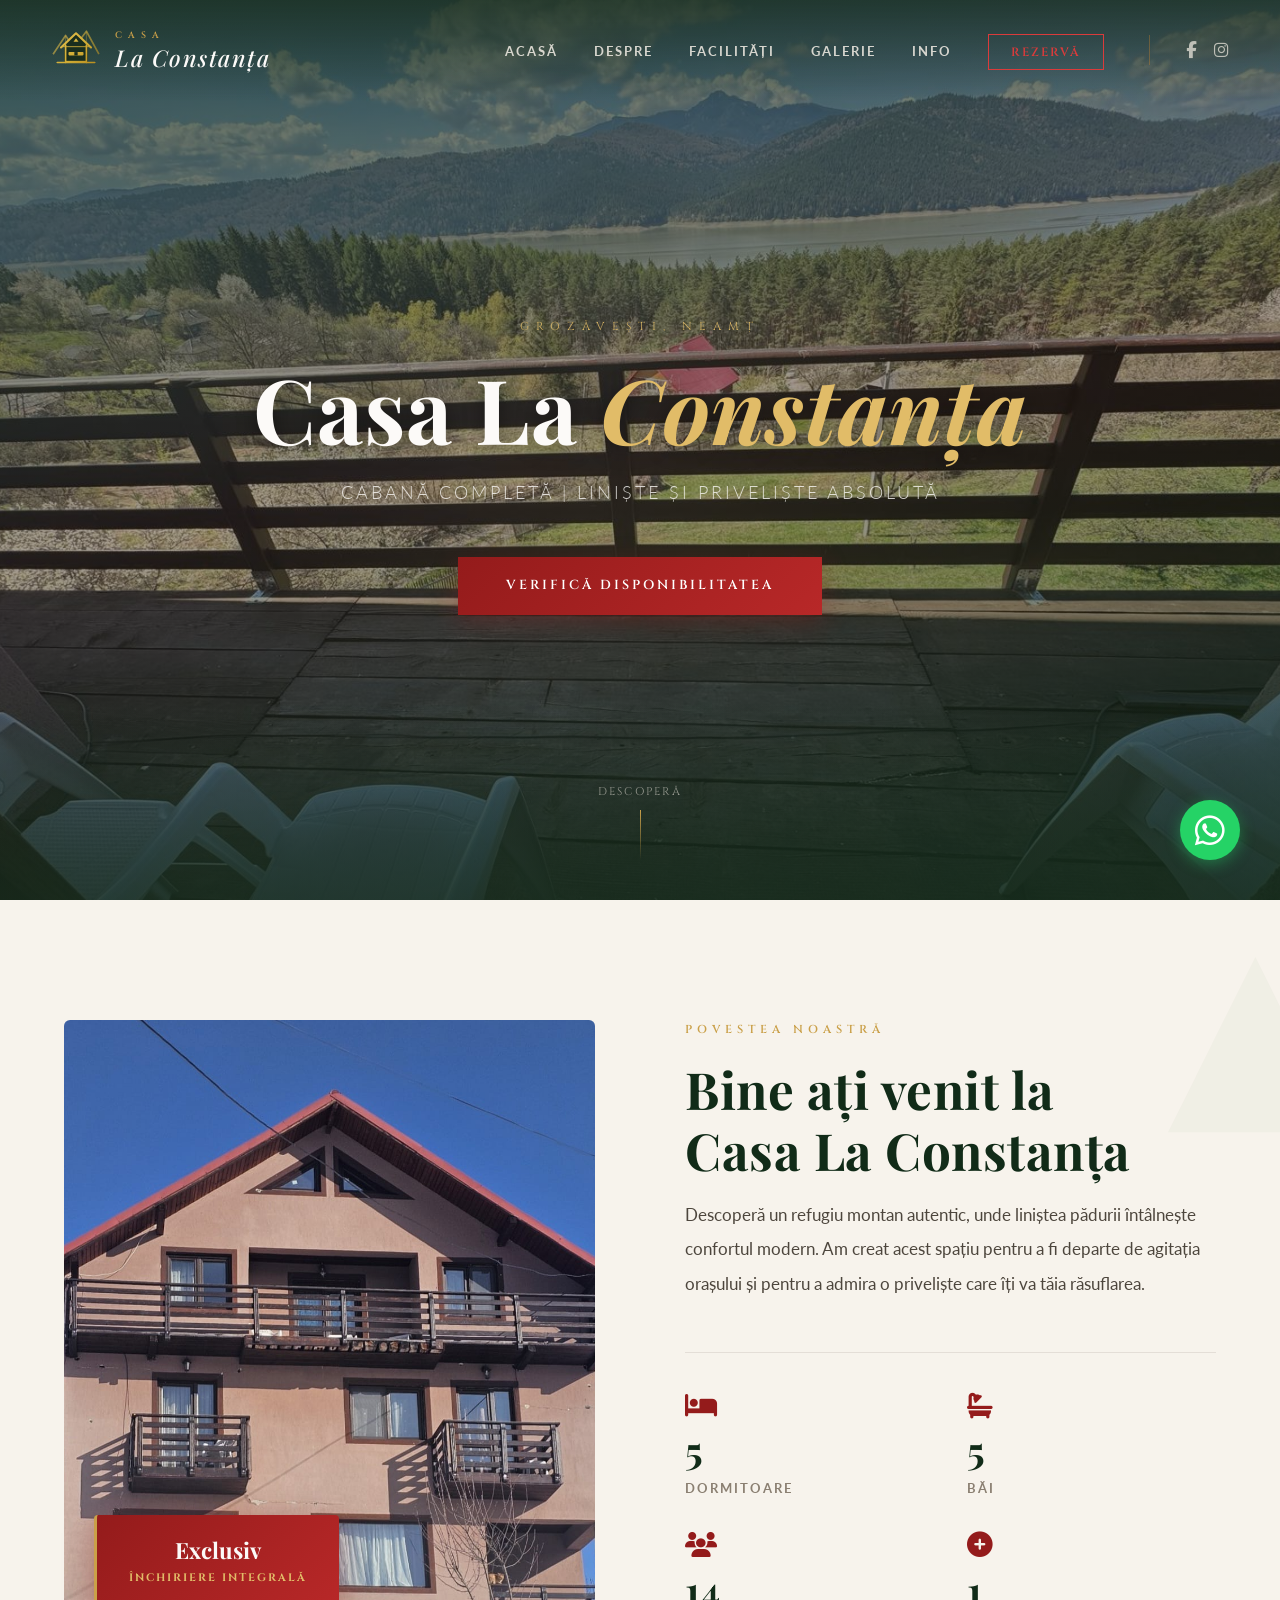
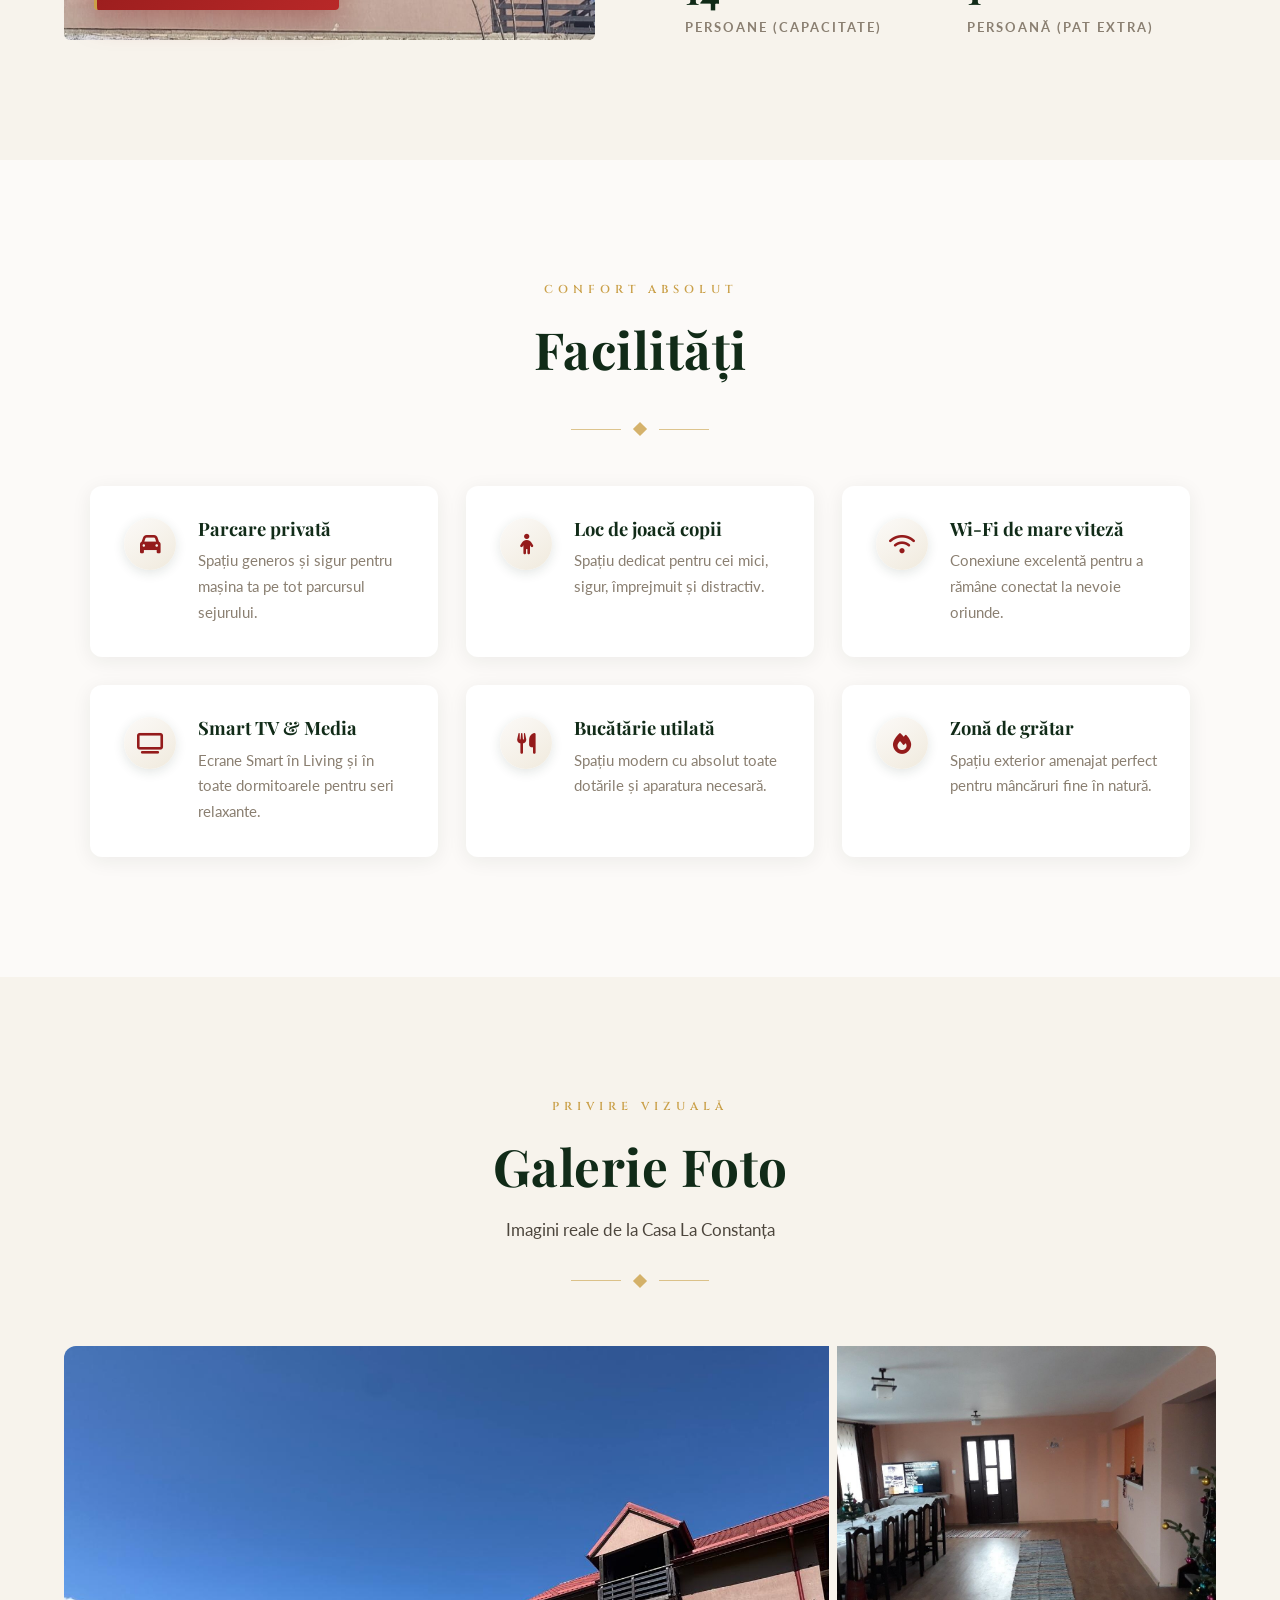
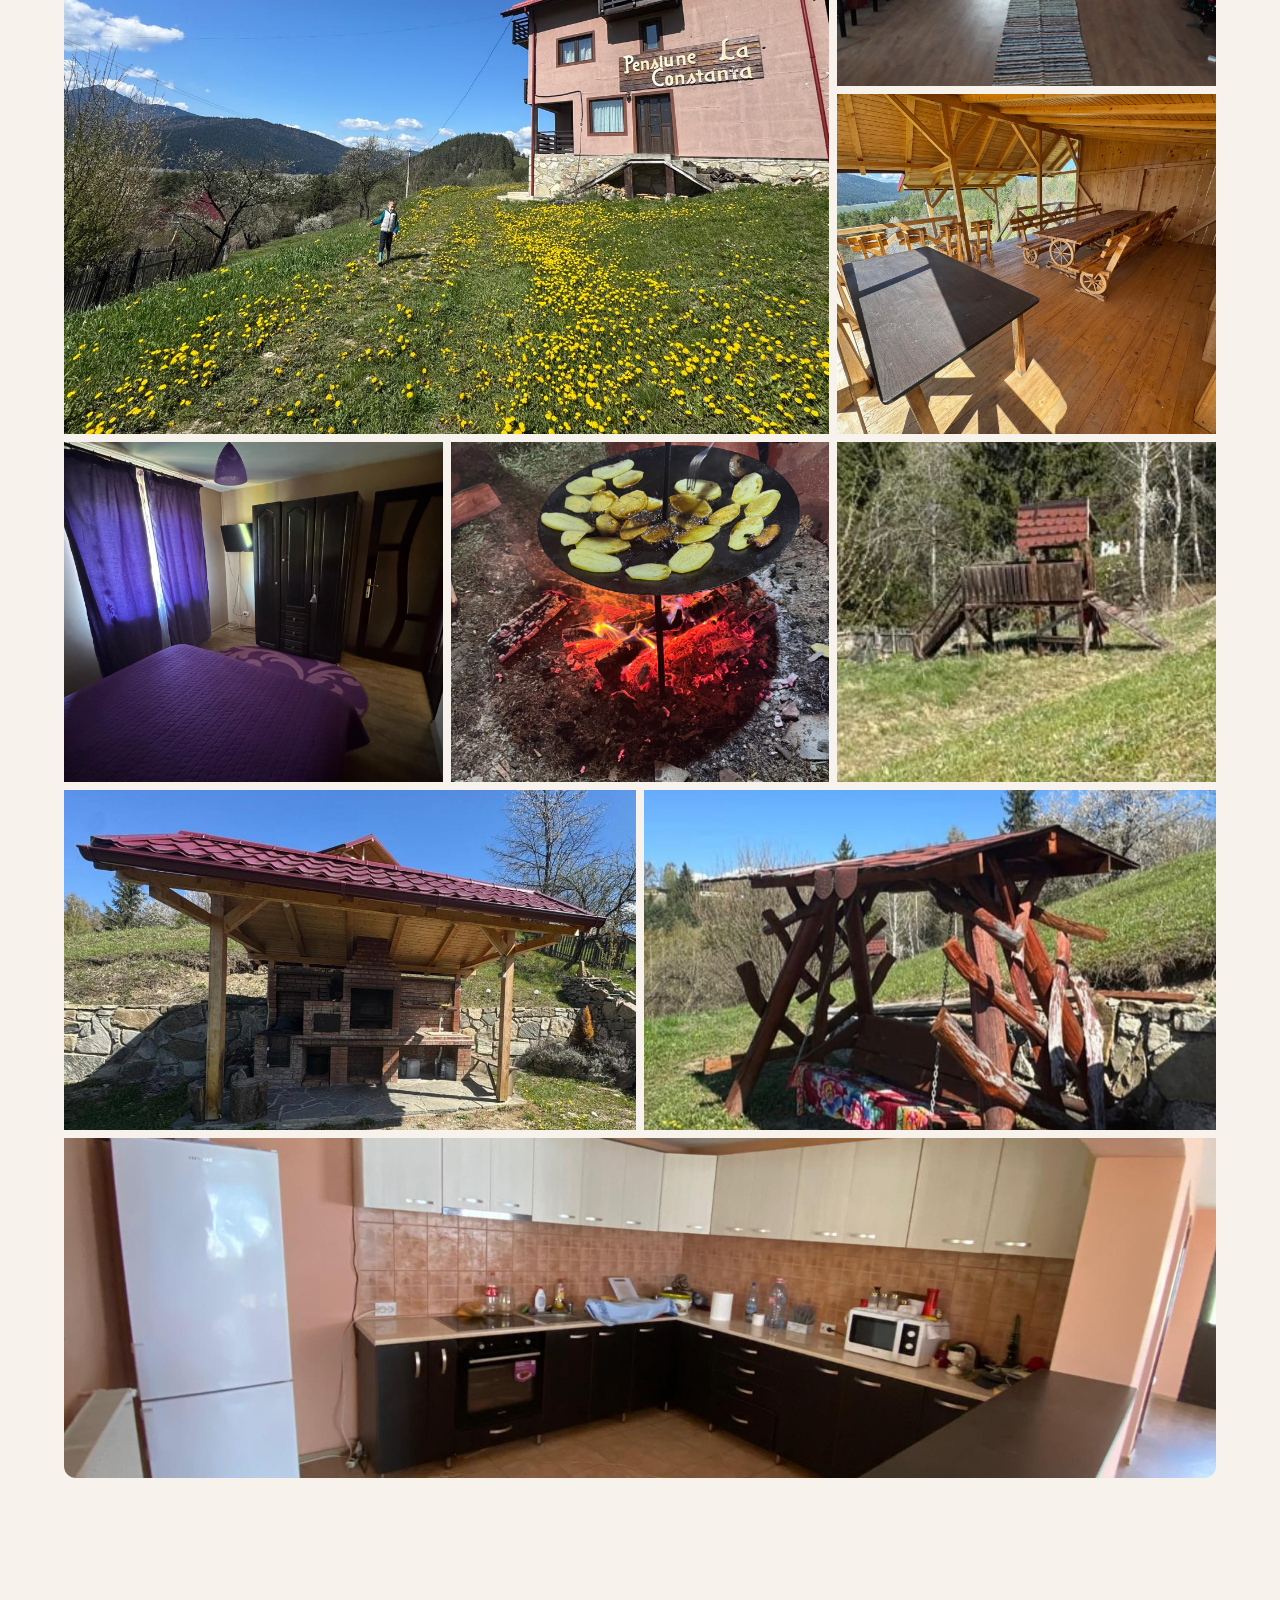
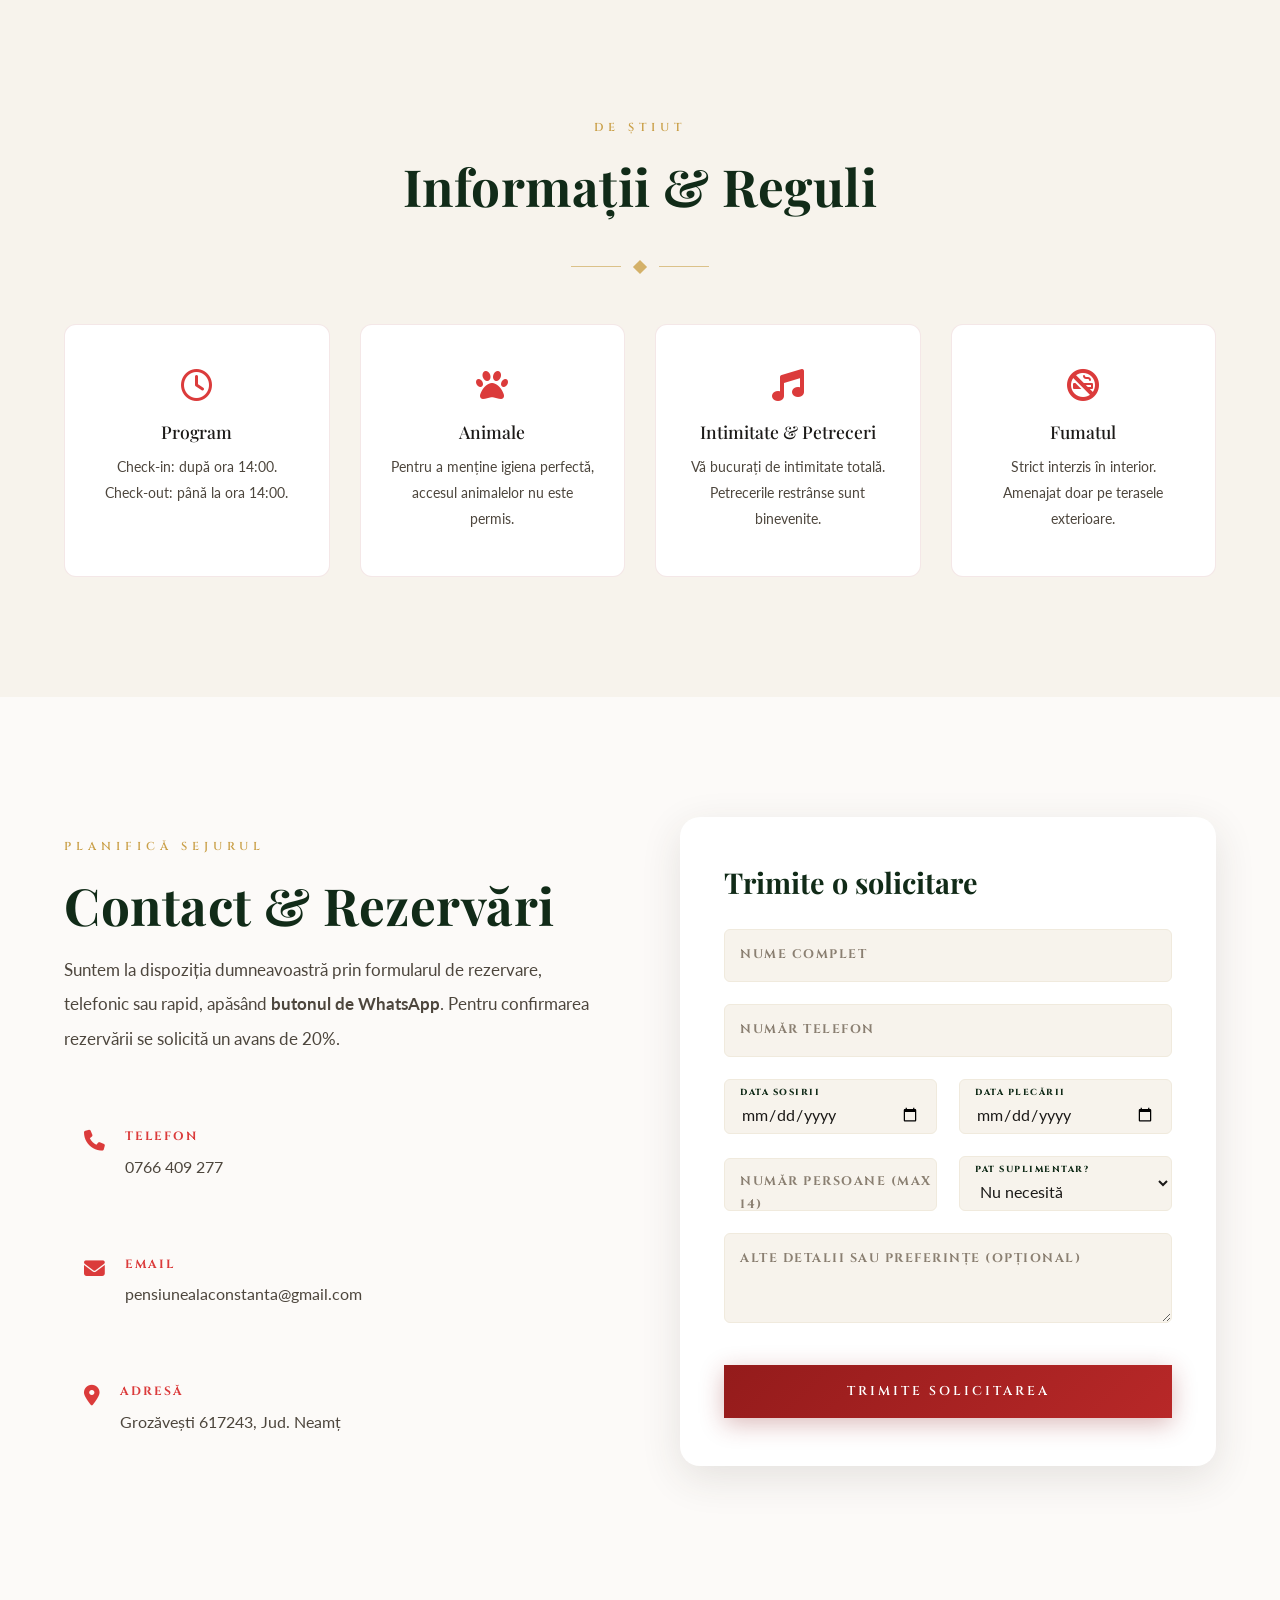
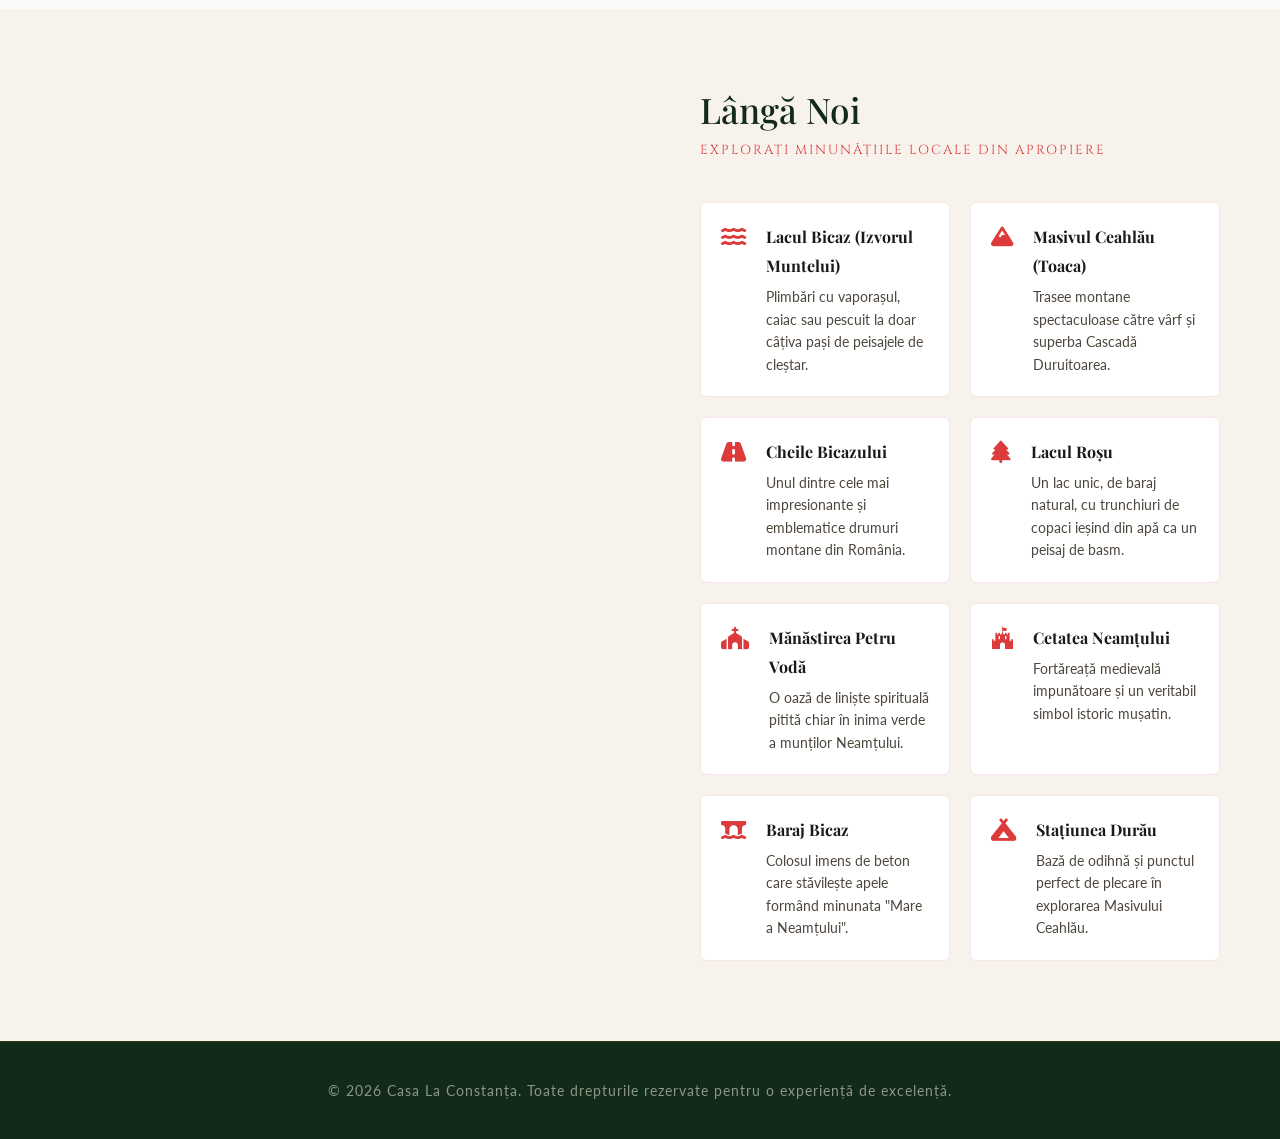
<file: index.html>
<!DOCTYPE html>
<html lang="ro">

<head>
    <meta charset="UTF-8">
    <meta name="viewport" content="width=device-width, initial-scale=1.0">
    <title>Casa La Constanța | Refugiul Tău în Natură</title>
    <meta name="description"
        content="Descoperă un refugiu montan autentic, unde liniștea pădurii întâlnește confortul modern. Casa La Constanța este locul ideal pentru o experiență de neuitat.">

    <meta property="og:type" content="website">
    <meta property="og:title" content="Casa La Constanța">
    <meta property="og:description"
        content="Descoperă un refugiu montan autentic, unde liniștea pădurii întâlnește confortul modern. Casa La Constanța este locul ideal pentru o experiență de neuitat.">
    <meta property="og:url" content="https://cabanagrozavesti.vercel.app/">
    <meta property="og:image"
        content="https://cabanagrozavesti.vercel.app/imagini/balcon-vedere-munte-pensiunea-la-constanta.jpeg">

    <link rel="icon" href="/favicon.ico" sizes="any">
    <link rel="icon" href="/favicon.svg" type="image/svg+xml">
    <link rel="icon" href="/favicon-48x48.png" type="image/png" sizes="48x48">
    <link rel="apple-touch-icon" href="/apple-touch-icon.png">

    <link rel="stylesheet" href="style.css?v=3">
    <link rel="stylesheet" href="https://cdnjs.cloudflare.com/ajax/libs/font-awesome/6.4.0/css/all.min.css">
</head>

<body>

    <div id="loader">
        <div class="spinner"></div>
    </div>

    <nav class="navbar" id="navbar">
        <div class="container nav-container">
            <!-- Professional minimal logo: A-frame chalet + pine -->
            <a href="#acasa" class="logo" aria-label="Acasă - Casa La Constanța">
                <svg class="logo-icon" viewBox="0 0 120 120" fill="none" xmlns="http://www.w3.org/2000/svg">
                    <defs>
                        <linearGradient id="chalet-gold" x1="0" y1="0" x2="120" y2="120" gradientUnits="userSpaceOnUse">
                            <stop offset="0%" stop-color="#E5C158" />
                            <stop offset="50%" stop-color="#D4AF37" />
                            <stop offset="100%" stop-color="#AA7C11" />
                        </linearGradient>
                    </defs>

                    <!-- Prominent, Stylized Mountains (Ceahlau) -->
                    <!-- Taller, sharper peaks, more visible -->
                    <path d="M 5 70 L 35 25 L 55 55 L 85 15 L 115 70" stroke="url(#chalet-gold)" stroke-width="4"
                        stroke-linejoin="round" opacity="0.6" />
                    <path d="M 35 25 L 35 55 M 85 15 L 85 55" stroke="url(#chalet-gold)" stroke-width="2"
                        opacity="0.4" />

                    <!-- Solid Background Blocker for House -->
                    <path d="M 32 90 L 32 50 L 60 20 L 88 50 L 88 90 Z" fill="#1A2E1E" stroke="none" />

                    <!-- The Casa La Constanta Silhouette - Minimalist & Geometric -->

                    <!-- Main Roof & Outline -->
                    <path d="M 24 54 L 60 20 L 96 54" stroke="url(#chalet-gold)" stroke-width="5" stroke-linecap="round"
                        stroke-linejoin="round" />
                    <path d="M 35 90 L 35 48 M 85 90 L 85 48" stroke="url(#chalet-gold)" stroke-width="4"
                        stroke-linecap="round" />

                    <!-- Abstracted Balcony Lines (Negative Space / Geometric) -->
                    <line x1="28" y1="52" x2="92" y2="52" stroke="url(#chalet-gold)" stroke-width="2"
                        stroke-linecap="round" />

                    <rect x="42" y="65" width="36" height="8" fill="url(#chalet-gold)" stroke="none" rx="2" />
                    <!-- Twin Balcony "Cutouts" to create the twin look visually -->
                    <rect x="56" y="65" width="8" height="8" fill="#1A2E1E" stroke="none" />

                    <!-- Minimal Triangle Window -->
                    <polygon points="60,32 54,40 66,40" fill="url(#chalet-gold)" stroke="none" />

                    <!-- Bold Foundation/Ground Line integrating the house -->
                    <path d="M 15 90 L 105 90" stroke="url(#chalet-gold)" stroke-width="4" stroke-linecap="round" />
                    <!-- Solid Ground Block matching the width exactly -->
                    <rect x="35" y="86" width="50" height="4" fill="url(#chalet-gold)" stroke="none" />

                </svg>
                <div class="logo-text">
                    <span class="logo-top">Casa</span>
                    <span class="logo-bottom">La Constanța</span>
                </div>
            </a>

            <div class="nav-right">
                <ul class="nav-links">
                    <li><a href="#acasa">Acasă</a></li>
                    <li><a href="#poveste">Despre</a></li>
                    <li><a href="#experienta">Facilități</a></li>
                    <li><a href="#galerie">Galerie</a></li>
                    <li><a href="#reguli">Info</a></li>
                    <li><a href="#contact" class="btn-nav">Rezervă</a></li>
                </ul>
                <div class="nav-social">
                    <a href="https://www.facebook.com/share/18dajpd6KC/" target="_blank" aria-label="Pagină Facebook"><i
                            class="fab fa-facebook-f"></i></a>
                    <a href="https://www.instagram.com/casalaconstanta/?utm_source=ig_web_button_share_sheet" target="_blank"
                        aria-label="Pagină Instagram"><i class="fab fa-instagram"></i></a>
                </div>
                <div class="hamburger" aria-label="Meniu Navigare" role="button" tabindex="0"><i
                        class="fas fa-bars"></i></div>
            </div>
        </div>
    </nav>

    <header id="acasa" class="hero">
        <div class="hero-bg"></div>
        <div class="hero-overlay"></div>
        <div class="hero-content reveal-up">
            <span class="hero-eyebrow">Grozăvești, Neamț</span>
            <h1>Casa La <em>Constanța</em></h1>
            <p>Cabană completă | Liniște și Priveliște absolută</p>
            <div class="hero-btns">
                <a href="#contact" class="btn-primary">Verifică Disponibilitatea</a>
            </div>
        </div>
        <div class="scroll-cue">Descoperă</div>
    </header>

    <section id="poveste" class="section bg-smoke">
        <div class="watermark" style="top:-10%; right:-5%;">&#9652;</div>
        <div class="container">
            <div class="split-layout">
                <div class="split-image reveal-left">
                    <div class="img-wrapper">
                        <img src="imagini/exterior-cazare-pensiunea-la-constanta.jpeg" alt="Exterior Casa La Constanța"
                            class="shadow-img">
                    </div>
                    <div class="badge-float">
                        <span>Exclusiv</span>
                        <small>Închiriere Integrală</small>
                    </div>
                </div>
                <div class="split-content reveal-right">
                    <span class="subtitle">Povestea Noastră</span>
                    <h2 class="section-title">Bine ați venit la<br>Casa La Constanța</h2>
                    <p class="lead">Descoperă un refugiu montan autentic, unde liniștea pădurii întâlnește confortul
                        modern. Am creat acest spațiu pentru a fi departe de agitația orașului și pentru a admira o
                        priveliște care îți va tăia răsuflarea.</p>

                    <div class="stats-grid">
                        <div class="stat-item">
                            <i class="fas fa-bed"></i>
                            <strong>5</strong>
                            <span>Dormitoare</span>
                        </div>
                        <div class="stat-item">
                            <i class="fas fa-bath"></i>
                            <strong>5</strong>
                            <span>Băi</span>
                        </div>
                        <div class="stat-item">
                            <i class="fas fa-users"></i>
                            <strong>14</strong>
                            <span>Persoane (Capacitate)</span>
                        </div>
                        <div class="stat-item">
                            <i class="fas fa-plus-circle"></i>
                            <strong>1</strong>
                            <span>Persoană (Pat Extra)</span>
                        </div>
                    </div>
                </div>
            </div>
        </div>
    </section>

    <section id="experienta" class="section bg-cream">
        <div class="container">
            <div class="text-center reveal">
                <span class="subtitle">Confort Absolut</span>
                <h2 class="section-title">Facilități</h2>
                <div class="separator"><span class="sep-leaf"></span></div>
            </div>

            <div class="facilities-wrapper reveal-up">
                <div class="features-list">
                    <div class="feature-card">
                        <div class="feature-icon"><i class="fas fa-car"></i></div>
                        <div class="feature-text">
                            <h4>Parcare privată</h4>
                            <p>Spațiu generos și sigur pentru mașina ta pe tot parcursul sejurului.</p>
                        </div>
                    </div>
                    <div class="feature-card">
                        <div class="feature-icon"><i class="fas fa-child"></i></div>
                        <div class="feature-text">
                            <h4>Loc de joacă copii</h4>
                            <p>Spațiu dedicat pentru cei mici, sigur, împrejmuit și distractiv.</p>
                        </div>
                    </div>
                    <div class="feature-card">
                        <div class="feature-icon"><i class="fas fa-wifi"></i></div>
                        <div class="feature-text">
                            <h4>Wi-Fi de mare viteză</h4>
                            <p>Conexiune excelentă pentru a rămâne conectat la nevoie oriunde.</p>
                        </div>
                    </div>
                    <div class="feature-card">
                        <div class="feature-icon"><i class="fas fa-tv"></i></div>
                        <div class="feature-text">
                            <h4>Smart TV &amp; Media</h4>
                            <p>Ecrane Smart în Living și în toate dormitoarele pentru seri relaxante.</p>
                        </div>
                    </div>
                    <div class="feature-card">
                        <div class="feature-icon"><i class="fas fa-utensils"></i></div>
                        <div class="feature-text">
                            <h4>Bucătărie utilată</h4>
                            <p>Spațiu modern cu absolut toate dotările și aparatura necesară.</p>
                        </div>
                    </div>
                    <div class="feature-card">
                        <div class="feature-icon"><i class="fas fa-fire"></i></div>
                        <div class="feature-text">
                            <h4>Zonă de grătar</h4>
                            <p>Spațiu exterior amenajat perfect pentru mâncăruri fine în natură.</p>
                        </div>
                    </div>
                </div>
            </div>
        </div>
    </section>

    <section id="galerie" class="section bg-smoke">
        <div class="container">
            <div class="text-center reveal">
                <span class="subtitle">Privire vizuală</span>
                <h2 class="section-title">Galerie Foto</h2>
                <p class="lead" style="margin:0 auto 0; text-align:center;">Imagini reale de la Casa La Constanța</p>
                <div class="separator"><span class="sep-leaf"></span></div>
            </div>

            <div class="gallery-grid reveal-up">
                <div class="gallery-item">
                    <img src="imagini/vedere-panoramica-muntii-ceahlau-pensiune.jpeg" loading="lazy"
                        onclick="openLightbox(this)" alt="Exterior panoramă vedere munte La Constanța">
                    <div class="gallery-overlay" onclick="this.previousElementSibling.click()">
                        <div class="expand-ring"><i class="fas fa-expand-arrows-alt"></i></div>
                        <span>Vezi Foto</span>
                    </div>
                </div>
                <div class="gallery-item">
                    <img src="imagini/living-spatios-pensiunea-la-constanta.jpg" loading="lazy"
                        onclick="openLightbox(this)" alt="Living spațios Pensiunea La Constanța">
                    <div class="gallery-overlay" onclick="this.previousElementSibling.click()">
                        <div class="expand-ring"><i class="fas fa-expand-arrows-alt"></i></div>
                        <span>Vezi Foto</span>
                    </div>
                </div>
                <div class="gallery-item">
                    <img src="imagini/foisor-cazare-grozavesti-pensiunea-la-constanta.jpeg" loading="lazy"
                        onclick="openLightbox(this)" alt="Foișor curte Pensiunea La Constanța Neamț">
                    <div class="gallery-overlay" onclick="this.previousElementSibling.click()">
                        <div class="expand-ring"><i class="fas fa-expand-arrows-alt"></i></div>
                        <span>Vezi Foto</span>
                    </div>
                </div>
                <div class="gallery-item">
                    <img src="imagini/camera-dormitor-4-pensiunea-la-constanta.jpeg" loading="lazy"
                        onclick="openLightbox(this)" alt="Dormitor matrimonial Casa La Constanța">
                    <div class="gallery-overlay" onclick="this.previousElementSibling.click()">
                        <div class="expand-ring"><i class="fas fa-expand-arrows-alt"></i></div>
                        <span>Vezi Foto</span>
                    </div>
                </div>
                <div class="gallery-item">
                    <img src="imagini/gratar-exterior-pensiunea-la-constanta.jpeg" loading="lazy"
                        onclick="openLightbox(this)" alt="Zonă grătar și terasă exterioară">
                    <div class="gallery-overlay" onclick="this.previousElementSibling.click()">
                        <div class="expand-ring"><i class="fas fa-expand-arrows-alt"></i></div>
                        <span>Vezi Foto</span>
                    </div>
                </div>
                <div class="gallery-item">
                    <img src="imagini/curte-joaca-relaxare-pensiunea-la-constanta.jpeg" loading="lazy"
                        onclick="openLightbox(this)" alt="Curte verde și loc de joacă">
                    <div class="gallery-overlay" onclick="this.previousElementSibling.click()">
                        <div class="expand-ring"><i class="fas fa-expand-arrows-alt"></i></div>
                        <span>Vezi Foto</span>
                    </div>
                </div>
                <div class="gallery-item">
                    <img src="imagini/grill-pensiunea-la-constanta-grozavesti.jpeg" loading="lazy"
                        onclick="openLightbox(this)" alt="Zonă de grill">
                    <div class="gallery-overlay" onclick="this.previousElementSibling.click()">
                        <div class="expand-ring"><i class="fas fa-expand-arrows-alt"></i></div>
                        <span>Vezi Foto</span>
                    </div>
                </div>
                <div class="gallery-item">
                    <img src="imagini/leagan-relaxare-pensiunea-la-constanta.JPG" loading="lazy"
                        onclick="openLightbox(this)" alt="Leagăn din lemn curte">
                    <div class="gallery-overlay" onclick="this.previousElementSibling.click()">
                        <div class="expand-ring"><i class="fas fa-expand-arrows-alt"></i></div>
                        <span>Vezi Foto</span>
                    </div>
                </div>
                <div class="gallery-item">
                    <img src="imagini/bucatarie-utilata-pensiunea-la-constanta.jpeg" loading="lazy"
                        onclick="openLightbox(this)" alt="Bucătărie complet utilată pensiune">
                    <div class="gallery-overlay" onclick="this.previousElementSibling.click()">
                        <div class="expand-ring"><i class="fas fa-expand-arrows-alt"></i></div>
                        <span>Vezi Foto</span>
                    </div>
                </div>
            </div>
        </div>
    </section>

    <section id="reguli" class="section bg-smoke">
        <div class="container">
            <div class="text-center reveal">
                <span class="subtitle">De Știut</span>
                <h2 class="section-title">Informații &amp; Reguli</h2>
                <div class="separator"><span class="sep-leaf"></span></div>
            </div>

            <div class="rules-grid reveal-up">
                <div class="rule-box">
                    <i class="far fa-clock"></i>
                    <h4>Program</h4>
                    <p>Check-in: după ora 14:00.<br>Check-out: până la ora 14:00.</p>
                </div>
                <div class="rule-box">
                    <i class="fas fa-paw"></i>
                    <h4>Animale</h4>
                    <p>Pentru a menține igiena perfectă, accesul animalelor nu este permis.</p>
                </div>
                <div class="rule-box">
                    <i class="fas fa-music"></i>
                    <h4>Intimitate &amp; Petreceri</h4>
                    <p>Vă bucurați de intimitate totală. Petrecerile restrânse sunt binevenite.</p>
                </div>
                <div class="rule-box">
                    <i class="fas fa-smoking-ban"></i>
                    <h4>Fumatul</h4>
                    <p>Strict interzis în interior. Amenajat doar pe terasele exterioare.</p>
                </div>
            </div>
        </div>
    </section>

    <section id="contact" class="section bg-cream contact-section">
        <div class="container">
            <div class="contact-layout">
                <div class="contact-info reveal-left">
                    <span class="subtitle">Planifică Sejurul</span>
                    <h2 class="section-title">Contact &amp; Rezervări</h2>
                    <p class="lead contact-desc">Suntem la dispoziția
                        dumneavoastră prin formularul de rezervare, telefonic sau rapid, apăsând <strong>butonul de
                            WhatsApp</strong>. Pentru confirmarea rezervării se solicită un avans de 20%.</p>

                    <div class="contact-row">
                        <i class="fas fa-phone"></i>
                        <div>
                            <strong>Telefon</strong>
                            <a href="tel:0766409277">0766 409 277</a>
                        </div>
                    </div>
                    <div class="contact-row">
                        <i class="fas fa-envelope"></i>
                        <div>
                            <strong>Email</strong>
                            <a href="mailto:pensiunealaconstanta@gmail.com">pensiunealaconstanta@gmail.com</a>
                        </div>
                    </div>
                    <div class="contact-row">
                        <i class="fas fa-map-marker-alt"></i>
                        <div>
                            <strong>Adresă</strong>
                            <a href="https://maps.google.com/?q=Casa+La+Constanta,+Grozavesti,+Neamt"
                                target="_blank">Grozăvești 617243, Jud. Neamț</a>
                        </div>
                    </div>
                </div>

                <div class="contact-form-card reveal-right">
                    <form id="booking-form" action="https://formspree.io/f/xjgbevyo" method="POST">
                        <h3 class="form-title">Trimite o solicitare</h3>
                        <!-- Securitate Anti-Spam (Honeypot pt Formspree) -->
                        <input type="text" name="_gotcha" style="display:none" tabindex="-1" autocomplete="false">

                        <div class="input-group">
                            <input type="text" id="nume" name="name" required placeholder=" "
                                pattern="^[A-Za-zĂăÂâÎîȘșȚț \-]+$" title="Introduceți doar litere"
                                oninput="this.value = this.value.replace(/[^A-Za-zĂăÂâÎîȘșȚț \-]/g, '');">
                            <label for="nume">Nume Complet</label>
                        </div>

                        <div class="input-group">
                            <input type="tel" id="telefon" name="phone" pattern="^(?:\+40|0)[0-9\s\-]{8,12}$" required
                                title="Introduceți un număr valid din România (ex: 0712 345 678)" placeholder=" "
                                maxlength="15" oninput="this.value = this.value.replace(/[^0-9+\s-]/g, '');">
                            <label for="telefon">Număr Telefon</label>
                        </div>

                        <div class="row-inputs">
                            <div class="input-group">
                                <input type="date" id="checkin" name="checkin" required placeholder=" "
                                    onkeydown="return false;" onclick="if(this.showPicker) this.showPicker();">
                                <label for="checkin">Data Sosirii</label>
                            </div>
                            <div class="input-group">
                                <input type="date" id="checkout" name="checkout" required placeholder=" "
                                    onkeydown="return false;" onclick="if(this.showPicker) this.showPicker();">
                                <label for="checkout">Data Plecării</label>
                            </div>
                        </div>

                        <div class="row-inputs">
                            <div class="input-group">
                                <input type="number" id="oaspeti" name="guests" placeholder=" " min="1" max="14"
                                    oninput="this.value = this.value.replace(/[^0-9]/g, ''); if(this.value > 14) this.value = 14;">
                                <label for="oaspeti">Număr Persoane (Max 14)</label>
                            </div>
                            <div class="input-group">
                                <select id="pat_extra" name="extra_bed">
                                    <option value="Nu">Nu necesită</option>
                                    <option value="Da">Da (+1 persoană)</option>
                                </select>
                                <label for="pat_extra">Pat Suplimentar?</label>
                            </div>
                        </div>

                        <div class="input-group">
                            <textarea id="mesaj" name="message" rows="2" placeholder=" "></textarea>
                            <label for="mesaj">Alte detalii sau preferințe (Opțional)</label>
                        </div>

                        <button type="submit" class="btn-primary full-width" style="margin-top: 20px;">Trimite
                            Solicitarea</button>
                        <div id="form-status"
                            style="display: none; margin-top: 15px; padding: 10px; border-radius: 4px; text-align: center; font-weight: bold; font-size: 0.9rem;">
                        </div>
                    </form>
                </div>
            </div>
        </div>
    </section>

    <div class="location-split">
        <div class="map-side">
            <iframe
                src="https://maps.google.com/maps?q=Pensiunea%20La%20Constanta,%20Grozavesti,%20Neamt&t=&z=16&ie=UTF8&iwloc=&output=embed"
                allowfullscreen="" loading="lazy" referrerpolicy="no-referrer-when-downgrade">
            </iframe>
        </div>

        <div class="activities-side">
            <h3 class="act-title">Lângă Noi</h3>
            <p class="act-subtitle">Explorați minunățiile locale din apropiere</p>

            <div class="act-list">
                <a href="https://www.google.com/search?q=Lacul+Bicaz+Izvorul+Muntelui" target="_blank"
                    class="act-item reveal-right" style="text-decoration: none;">
                    <i class="fas fa-water"></i>
                    <div>
                        <strong>Lacul Bicaz (Izvorul Muntelui)</strong>
                        <p>Plimbări cu vaporașul, caiac sau pescuit la doar câțiva pași de peisajele de cleștar.</p>
                    </div>
                </a>
                <a href="https://www.google.com/search?q=Masivul+Ceahlau+Parcul+National" target="_blank"
                    class="act-item reveal-right" style="transition-delay: 0.1s; text-decoration: none;">
                    <i class="fas fa-mountain"></i>
                    <div>
                        <strong>Masivul Ceahlău (Toaca)</strong>
                        <p>Trasee montane spectaculoase către vârf și superba Cascadă Duruitoarea.</p>
                    </div>
                </a>
                <a href="https://www.google.com/search?q=Cheile+Bicazului" target="_blank" class="act-item reveal-right"
                    style="transition-delay: 0.15s; text-decoration: none;">
                    <i class="fas fa-road"></i>
                    <div>
                        <strong>Cheile Bicazului</strong>
                        <p>Unul dintre cele mai impresionante și emblematice drumuri montane din România.</p>
                    </div>
                </a>
                <a href="https://www.google.com/search?q=Lacul+Rosu" target="_blank" class="act-item reveal-right"
                    style="transition-delay: 0.2s; text-decoration: none;">
                    <i class="fas fa-tree"></i>
                    <div>
                        <strong>Lacul Roșu</strong>
                        <p>Un lac unic, de baraj natural, cu trunchiuri de copaci ieșind din apă ca un peisaj de basm.
                        </p>
                    </div>
                </a>
                <a href="https://www.google.com/search?q=Manastirea+Petru+Voda+Neamt" target="_blank"
                    class="act-item reveal-right" style="transition-delay: 0.25s; text-decoration: none;">
                    <i class="fas fa-church"></i>
                    <div>
                        <strong>Mănăstirea Petru Vodă</strong>
                        <p>O oază de liniște spirituală pitită chiar în inima verde a munților Neamțului.</p>
                    </div>
                </a>
                <a href="https://www.google.com/search?q=Cetatea+Neamtului" target="_blank"
                    class="act-item reveal-right" style="transition-delay: 0.3s; text-decoration: none;">
                    <i class="fab fa-fort-awesome"></i>
                    <div>
                        <strong>Cetatea Neamțului</strong>
                        <p>Fortăreață medievală impunătoare și un veritabil simbol istoric mușatin.</p>
                    </div>
                </a>
                <a href="https://www.google.com/search?q=Barajul+Bicaz" target="_blank" class="act-item reveal-right"
                    style="transition-delay: 0.35s; text-decoration: none;">
                    <i class="fas fa-bridge-water"></i>
                    <div>
                        <strong>Baraj Bicaz</strong>
                        <p>Colosul imens de beton care stăvilește apele formând minunata "Mare a Neamțului".</p>
                    </div>
                </a>
                <a href="https://www.google.com/search?q=Statiunea+Durau" target="_blank" class="act-item reveal-right"
                    style="transition-delay: 0.4s; text-decoration: none;">
                    <i class="fas fa-campground"></i>
                    <div>
                        <strong>Stațiunea Durău</strong>
                        <p>Bază de odihnă și punctul perfect de plecare în explorarea Masivului Ceahlău.</p>
                    </div>
                </a>
            </div>
        </div>
    </div>

    <footer>
        <div class="container text-center">
            <p>© 2026 Casa La Constanța. Toate drepturile rezervate pentru o experiență de excelență.</p>
        </div>
    </footer>

    <!-- Buton Flotant WhatsApp Premium -->
    <a href="https://wa.me/40766409277" class="whatsapp-float" target="_blank" aria-label="Contactați-ne pe WhatsApp">
        <i class="fab fa-whatsapp"></i>
        <span>Chat pe WhatsApp</span>
    </a>

    <div id="lightbox" class="lightbox">
        <span class="close-lightbox" aria-label="Închide Galeria Foto" role="button" tabindex="0">&times;</span>
        <img class="lightbox-content" id="lightbox-img" alt="Zoomed image">
    </div>

    <script src="script.js"></script>
</body>

</html>
</file>
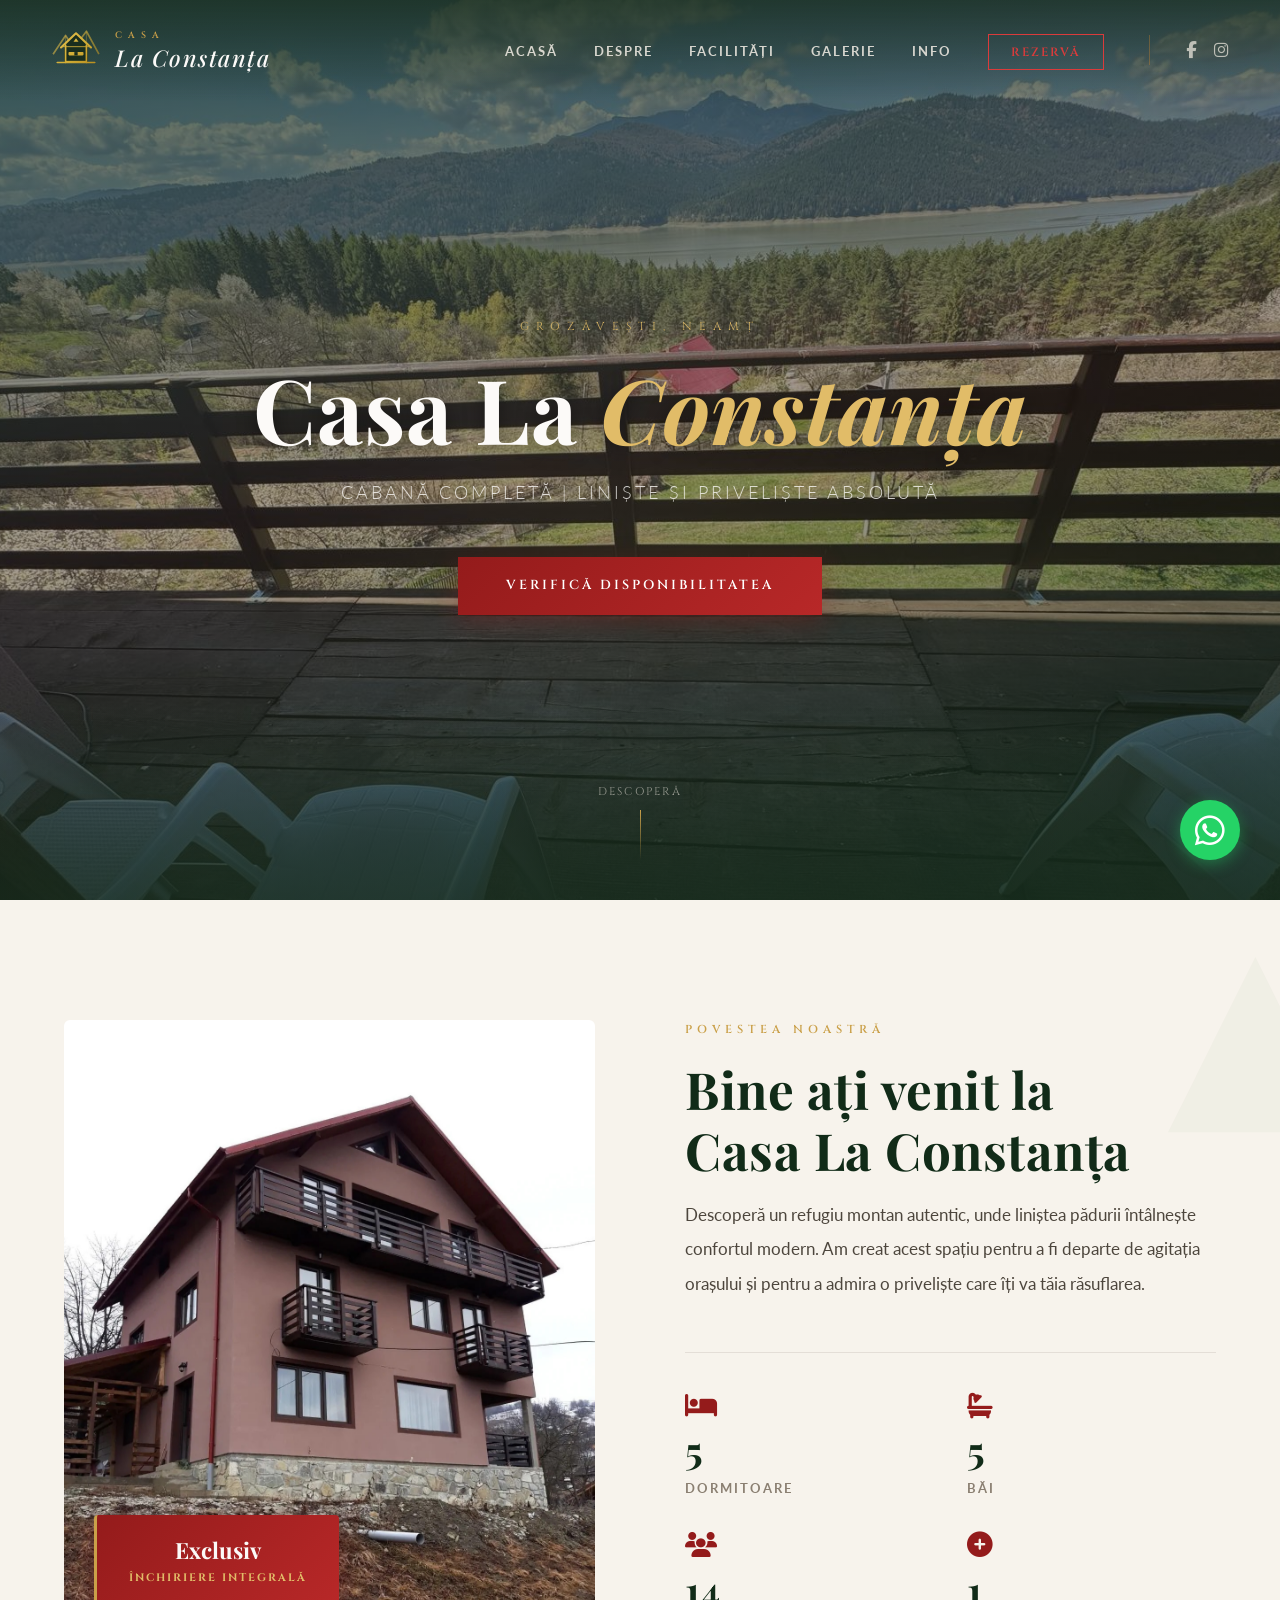
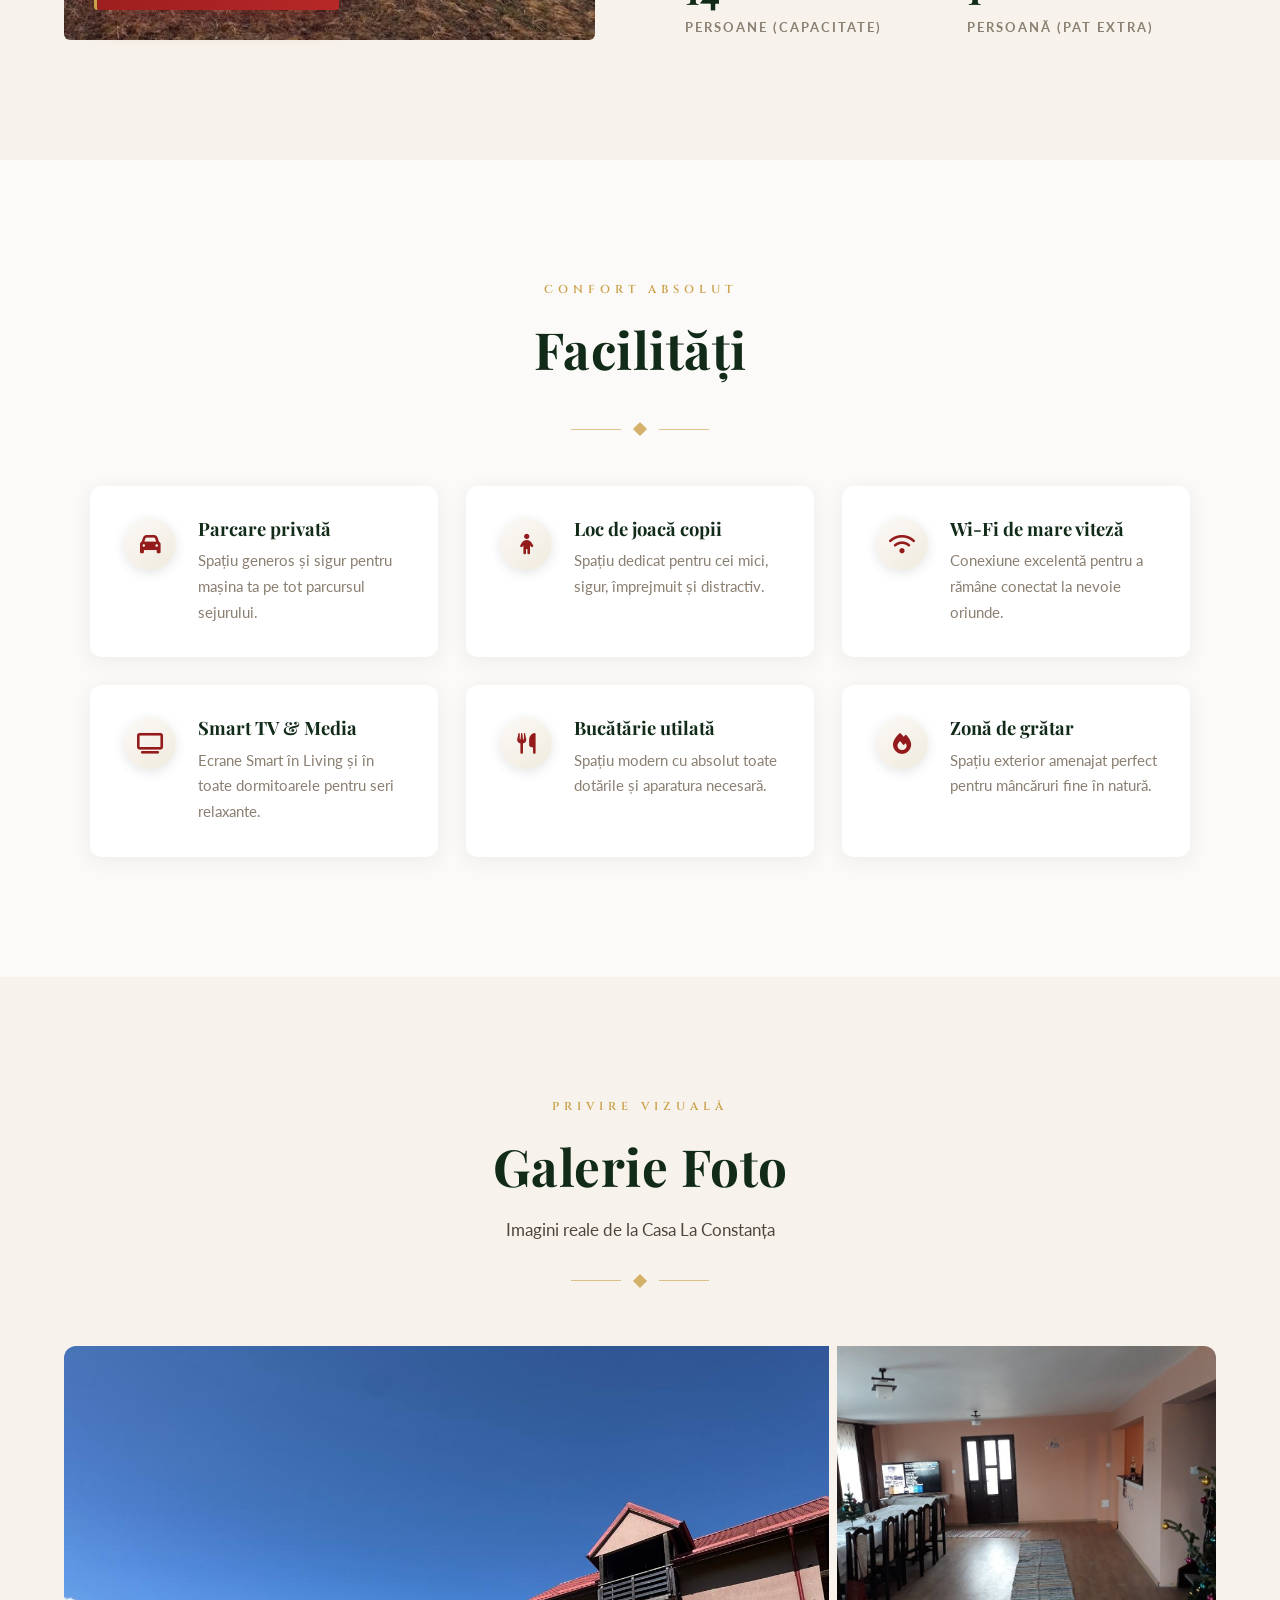
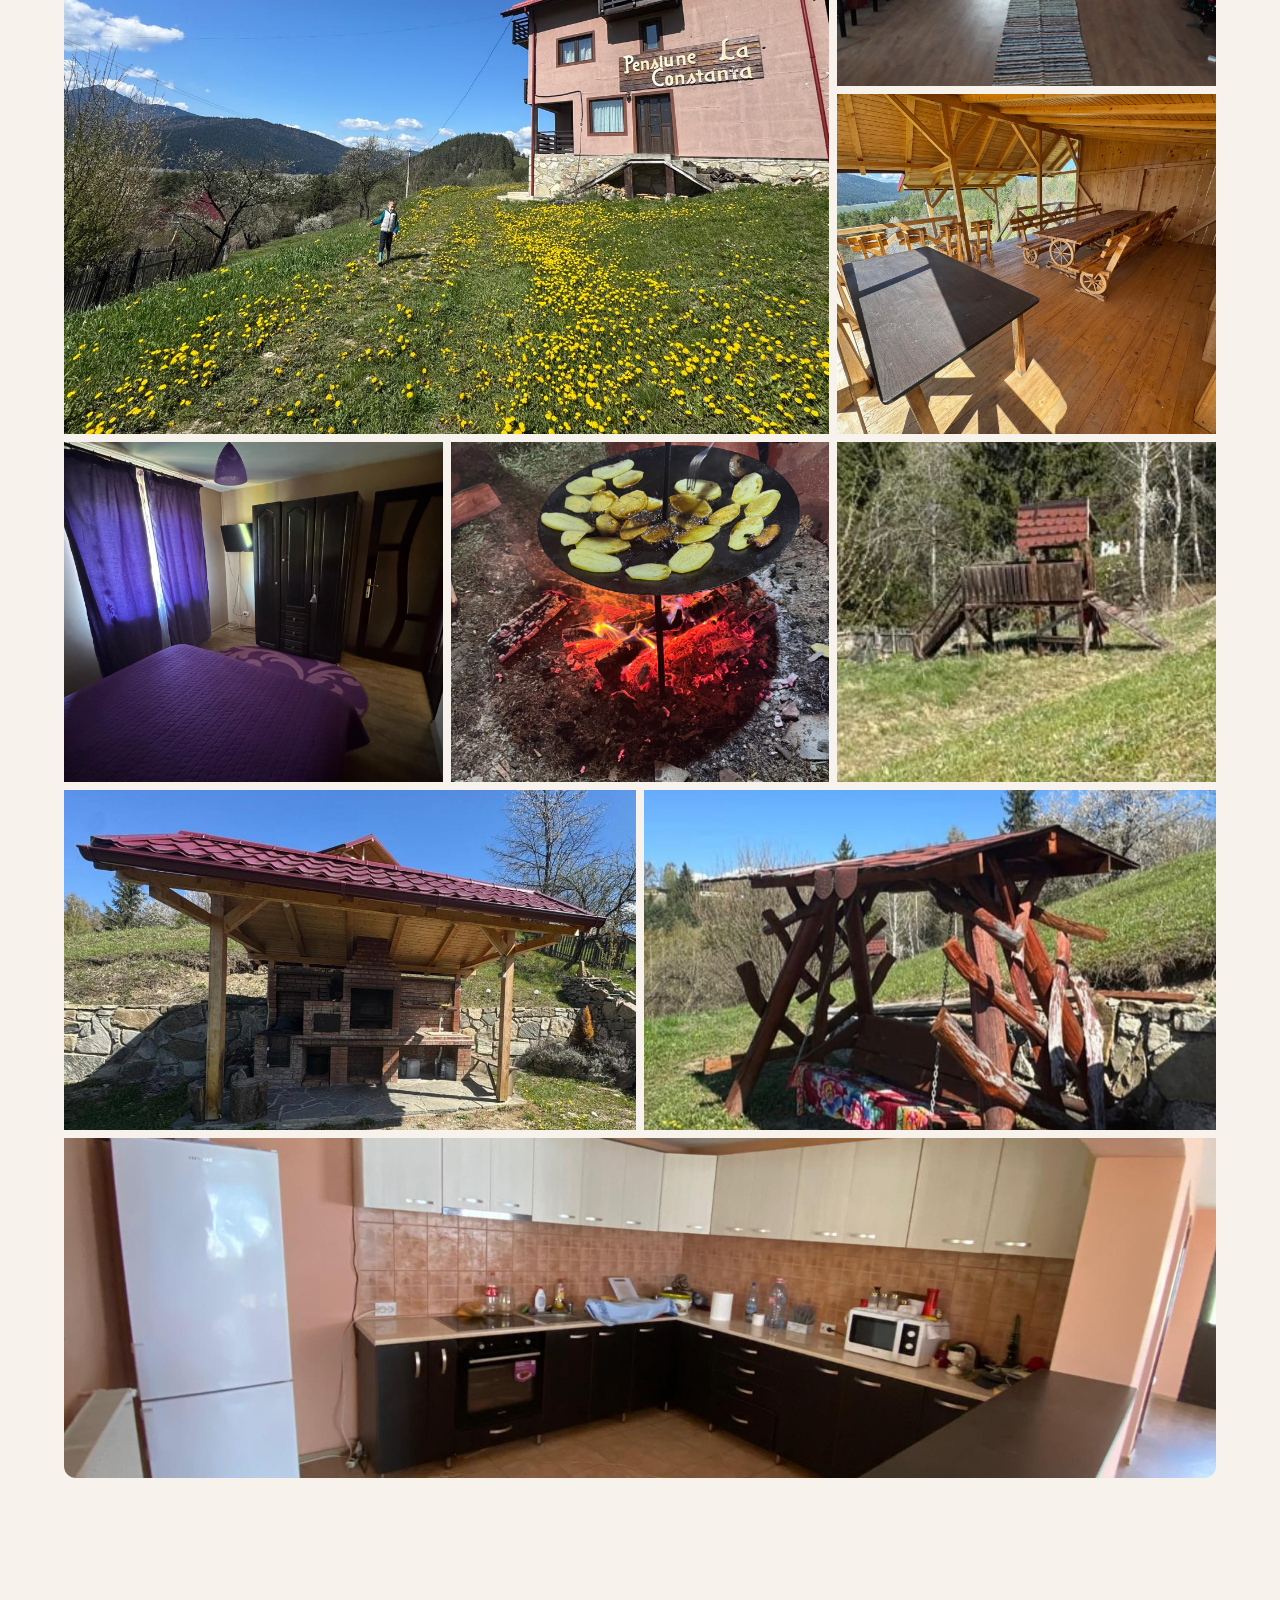
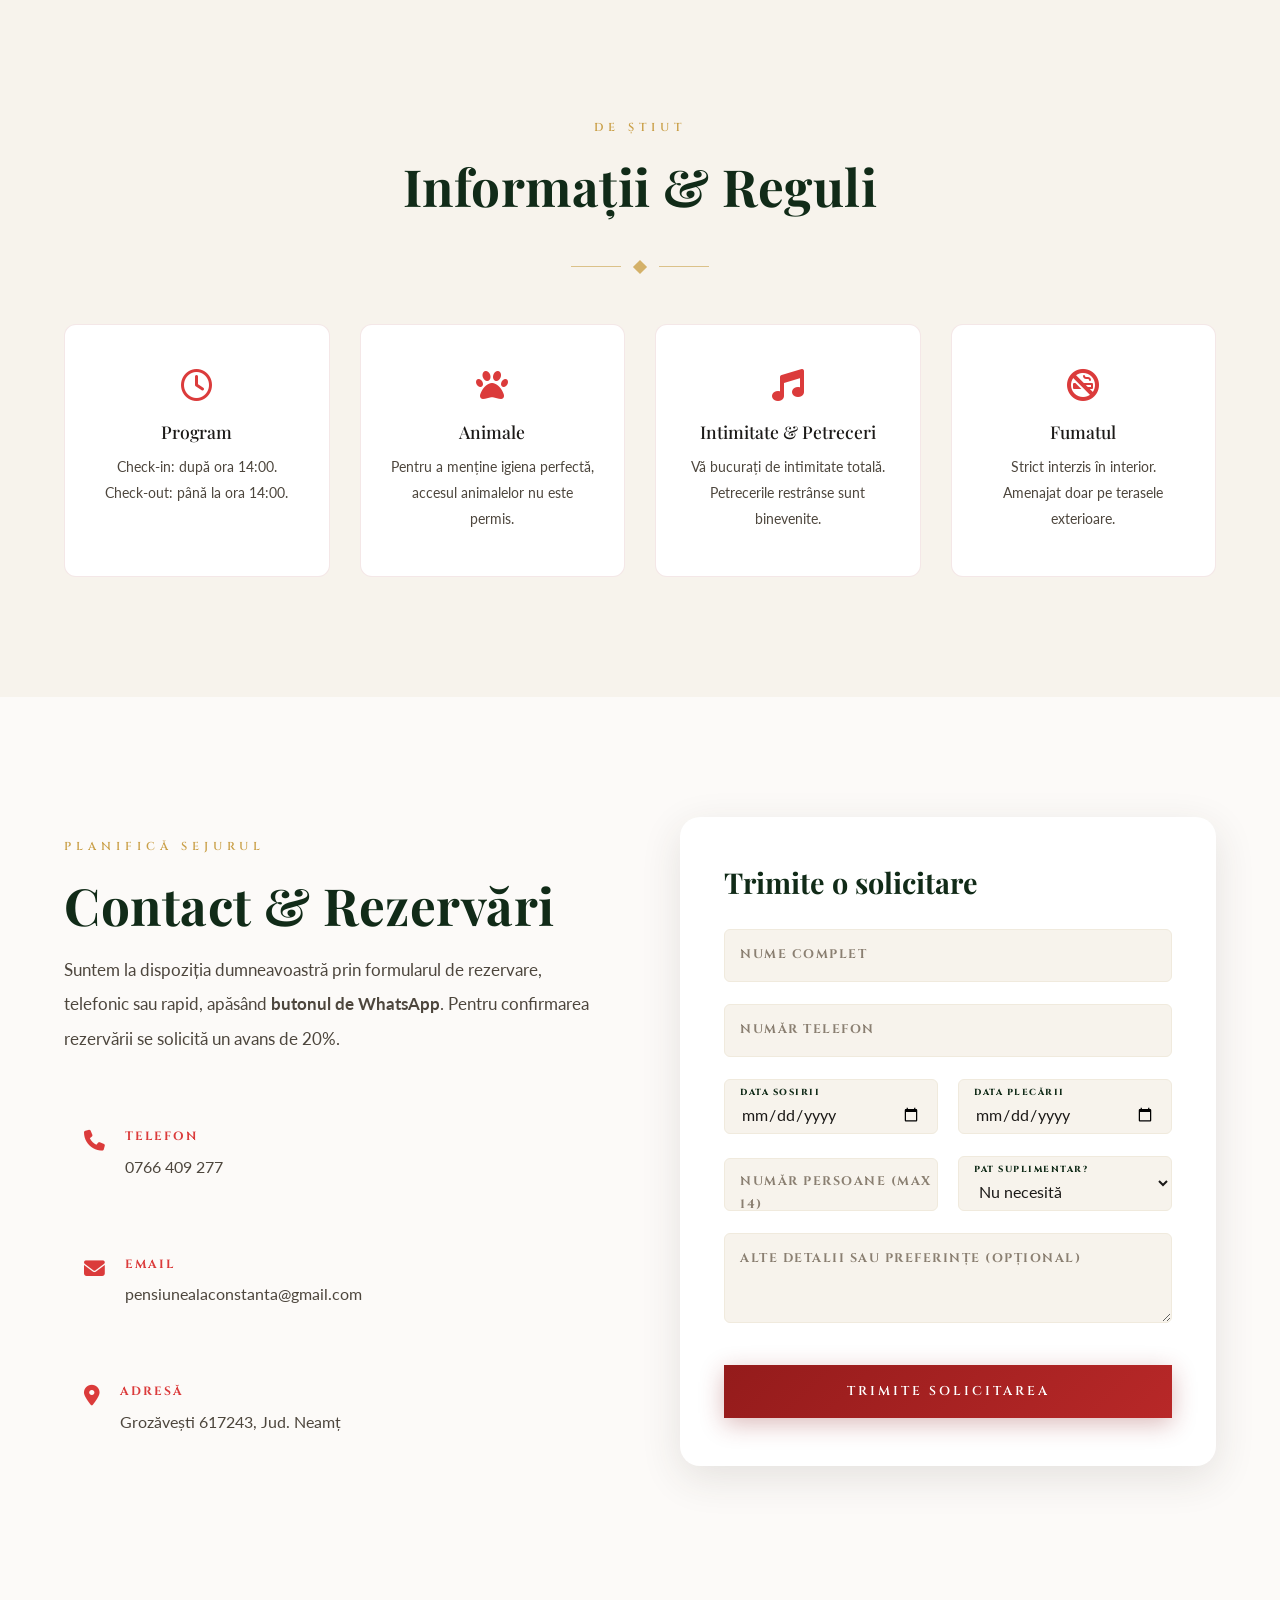
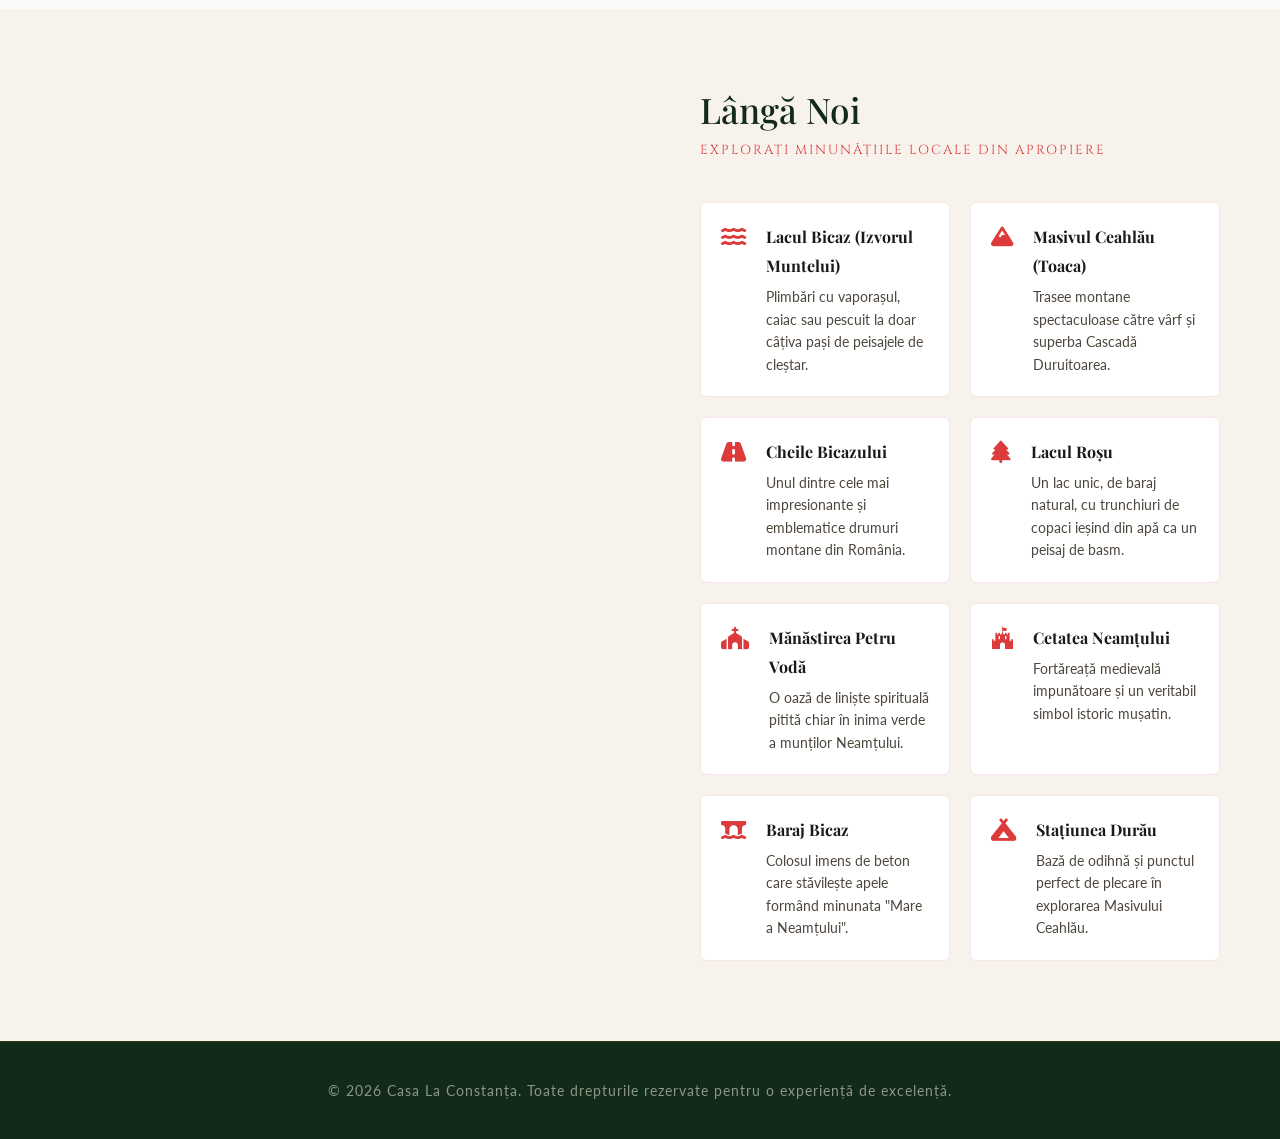
<file: Pensiunea La Constanta/index.html>
<!DOCTYPE html>
<html lang="ro">

<head>
    <meta charset="UTF-8">
    <meta name="viewport" content="width=device-width, initial-scale=1.0">
    <title>Casa La Constanța | Refugiul Tău în Natură</title>
    <meta name="description"
        content="Descoperă un refugiu montan autentic, unde liniștea pădurii întâlnește confortul modern. Casa La Constanța este locul ideal pentru o experiență de neuitat.">

    <meta property="og:type" content="website">
    <meta property="og:title" content="Casa La Constanța">
    <meta property="og:description"
        content="Descoperă un refugiu montan autentic, unde liniștea pădurii întâlnește confortul modern. Casa La Constanța este locul ideal pentru o experiență de neuitat.">
    <meta property="og:url" content="https://casalaconstanta.ro/">
    <meta property="og:image" content="imagini/balcon-vedere-munte-pensiunea-la-constanta.jpeg">

    <link rel="icon" type="image/x-icon" href="favicon.ico">
    <link rel="apple-touch-icon" href="imagini/logo-casa-la-constanta.png">

    <link rel="stylesheet" href="style.css">
    <link rel="stylesheet" href="https://cdnjs.cloudflare.com/ajax/libs/font-awesome/6.4.0/css/all.min.css">
</head>

<body>

    <div id="loader">
        <div class="spinner"></div>
    </div>

    <nav class="navbar" id="navbar">
        <div class="container nav-container">
            <!-- Professional minimal logo: A-frame chalet + pine -->
            <a href="#acasa" class="logo" aria-label="Acasă - Casa La Constanța">
                <svg class="logo-icon" viewBox="0 0 120 120" fill="none" xmlns="http://www.w3.org/2000/svg">
                    <defs>
                        <linearGradient id="chalet-gold" x1="0" y1="0" x2="120" y2="120" gradientUnits="userSpaceOnUse">
                            <stop offset="0%" stop-color="#E5C158" />
                            <stop offset="50%" stop-color="#D4AF37" />
                            <stop offset="100%" stop-color="#AA7C11" />
                        </linearGradient>
                    </defs>

                    <!-- Prominent, Stylized Mountains (Ceahlau) -->
                    <!-- Taller, sharper peaks, more visible -->
                    <path d="M 5 70 L 35 25 L 55 55 L 85 15 L 115 70" stroke="url(#chalet-gold)" stroke-width="4"
                        stroke-linejoin="round" opacity="0.6" />
                    <path d="M 35 25 L 35 55 M 85 15 L 85 55" stroke="url(#chalet-gold)" stroke-width="2"
                        opacity="0.4" />

                    <!-- Solid Background Blocker for House -->
                    <path d="M 32 90 L 32 50 L 60 20 L 88 50 L 88 90 Z" fill="#1A2E1E" stroke="none" />

                    <!-- The Casa La Constanta Silhouette - Minimalist & Geometric -->

                    <!-- Main Roof & Outline -->
                    <path d="M 24 54 L 60 20 L 96 54" stroke="url(#chalet-gold)" stroke-width="5" stroke-linecap="round"
                        stroke-linejoin="round" />
                    <path d="M 35 90 L 35 48 M 85 90 L 85 48" stroke="url(#chalet-gold)" stroke-width="4"
                        stroke-linecap="round" />

                    <!-- Abstracted Balcony Lines (Negative Space / Geometric) -->
                    <line x1="28" y1="52" x2="92" y2="52" stroke="url(#chalet-gold)" stroke-width="2"
                        stroke-linecap="round" />

                    <rect x="42" y="65" width="36" height="8" fill="url(#chalet-gold)" stroke="none" rx="2" />
                    <!-- Twin Balcony "Cutouts" to create the twin look visually -->
                    <rect x="56" y="65" width="8" height="8" fill="#1A2E1E" stroke="none" />

                    <!-- Minimal Triangle Window -->
                    <polygon points="60,32 54,40 66,40" fill="url(#chalet-gold)" stroke="none" />

                    <!-- Bold Foundation/Ground Line integrating the house -->
                    <path d="M 15 90 L 105 90" stroke="url(#chalet-gold)" stroke-width="4" stroke-linecap="round" />
                    <!-- Solid Ground Block matching the width exactly -->
                    <rect x="35" y="86" width="50" height="4" fill="url(#chalet-gold)" stroke="none" />

                </svg>
                <div class="logo-text">
                    <span class="logo-top">Casa</span>
                    <span class="logo-bottom">La Constanța</span>
                </div>
            </a>

            <div class="nav-right">
                <ul class="nav-links">
                    <li><a href="#acasa">Acasă</a></li>
                    <li><a href="#poveste">Despre</a></li>
                    <li><a href="#experienta">Facilități</a></li>
                    <li><a href="#galerie">Galerie</a></li>
                    <li><a href="#reguli">Info</a></li>
                    <li><a href="#contact" class="btn-nav">Rezervă</a></li>
                </ul>
                <div class="nav-social">
                    <a href="https://www.facebook.com/share/1H9DWUDJz4/" target="_blank" aria-label="Pagină Facebook"><i
                            class="fab fa-facebook-f"></i></a>
                    <a href="https://www.instagram.com/pensiunealaconstanta" target="_blank"
                        aria-label="Pagină Instagram"><i class="fab fa-instagram"></i></a>
                </div>
                <div class="hamburger" aria-label="Meniu Navigare" role="button" tabindex="0"><i
                        class="fas fa-bars"></i></div>
            </div>
        </div>
    </nav>

    <header id="acasa" class="hero">
        <div class="hero-bg"></div>
        <div class="hero-overlay"></div>
        <div class="hero-content reveal-up">
            <span class="hero-eyebrow">Grozăvești, Neamț</span>
            <h1>Casa La <em>Constanța</em></h1>
            <p>Cabană completă | Liniște și Priveliște absolută</p>
            <div class="hero-btns">
                <a href="#contact" class="btn-primary">Verifică Disponibilitatea</a>
            </div>
        </div>
        <div class="scroll-cue">Descoperă</div>
    </header>

    <section id="poveste" class="section bg-smoke">
        <div class="watermark" style="top:-10%; right:-5%;">&#9652;</div>
        <div class="container">
            <div class="split-layout">
                <div class="split-image reveal-left">
                    <div class="img-wrapper">
                        <img src="imagini/exterior-cazare-pensiunea-la-constanta.jpeg" alt="Exterior Casa La Constanța"
                            class="shadow-img">
                    </div>
                    <div class="badge-float">
                        <span>Exclusiv</span>
                        <small>Închiriere Integrală</small>
                    </div>
                </div>
                <div class="split-content reveal-right">
                    <span class="subtitle">Povestea Noastră</span>
                    <h2 class="section-title">Bine ați venit la<br>Casa La Constanța</h2>
                    <p class="lead">Descoperă un refugiu montan autentic, unde liniștea pădurii întâlnește confortul
                        modern. Am creat acest spațiu pentru a fi departe de agitația orașului și pentru a admira o
                        priveliște care îți va tăia răsuflarea.</p>

                    <div class="stats-grid">
                        <div class="stat-item">
                            <i class="fas fa-bed"></i>
                            <strong>5</strong>
                            <span>Dormitoare</span>
                        </div>
                        <div class="stat-item">
                            <i class="fas fa-bath"></i>
                            <strong>5</strong>
                            <span>Băi</span>
                        </div>
                        <div class="stat-item">
                            <i class="fas fa-users"></i>
                            <strong>14</strong>
                            <span>Persoane (Capacitate)</span>
                        </div>
                        <div class="stat-item">
                            <i class="fas fa-plus-circle"></i>
                            <strong>1</strong>
                            <span>Persoană (Pat Extra)</span>
                        </div>
                    </div>
                </div>
            </div>
        </div>
    </section>

    <section id="experienta" class="section bg-cream">
        <div class="container">
            <div class="text-center reveal">
                <span class="subtitle">Confort Absolut</span>
                <h2 class="section-title">Facilități</h2>
                <div class="separator"><span class="sep-leaf"></span></div>
            </div>

            <div class="facilities-wrapper reveal-up">
                <div class="features-list">
                    <div class="feature-card">
                        <div class="feature-icon"><i class="fas fa-car"></i></div>
                        <div class="feature-text">
                            <h4>Parcare privată</h4>
                            <p>Spațiu generos și sigur pentru mașina ta pe tot parcursul sejurului.</p>
                        </div>
                    </div>
                    <div class="feature-card">
                        <div class="feature-icon"><i class="fas fa-child"></i></div>
                        <div class="feature-text">
                            <h4>Loc de joacă copii</h4>
                            <p>Spațiu dedicat pentru cei mici, sigur, împrejmuit și distractiv.</p>
                        </div>
                    </div>
                    <div class="feature-card">
                        <div class="feature-icon"><i class="fas fa-wifi"></i></div>
                        <div class="feature-text">
                            <h4>Wi-Fi de mare viteză</h4>
                            <p>Conexiune excelentă pentru a rămâne conectat la nevoie oriunde.</p>
                        </div>
                    </div>
                    <div class="feature-card">
                        <div class="feature-icon"><i class="fas fa-tv"></i></div>
                        <div class="feature-text">
                            <h4>Smart TV &amp; Media</h4>
                            <p>Ecrane Smart în Living și în toate dormitoarele pentru seri relaxante.</p>
                        </div>
                    </div>
                    <div class="feature-card">
                        <div class="feature-icon"><i class="fas fa-utensils"></i></div>
                        <div class="feature-text">
                            <h4>Bucătărie utilată</h4>
                            <p>Spațiu modern cu absolut toate dotările și aparatura necesară.</p>
                        </div>
                    </div>
                    <div class="feature-card">
                        <div class="feature-icon"><i class="fas fa-fire"></i></div>
                        <div class="feature-text">
                            <h4>Zonă de grătar</h4>
                            <p>Spațiu exterior amenajat perfect pentru mâncăruri fine în natură.</p>
                        </div>
                    </div>
                </div>
            </div>
        </div>
    </section>

    <section id="galerie" class="section bg-smoke">
        <div class="container">
            <div class="text-center reveal">
                <span class="subtitle">Privire vizuală</span>
                <h2 class="section-title">Galerie Foto</h2>
                <p class="lead" style="margin:0 auto 0; text-align:center;">Imagini reale de la Casa La Constanța</p>
                <div class="separator"><span class="sep-leaf"></span></div>
            </div>

            <div class="gallery-grid reveal-up">
                <div class="gallery-item">
                    <img src="imagini/vedere-panoramica-muntii-ceahlau-pensiune.jpeg" loading="lazy"
                        onclick="openLightbox(this)" alt="Exterior panoramă vedere munte La Constanța">
                    <div class="gallery-overlay" onclick="this.previousElementSibling.click()">
                        <div class="expand-ring"><i class="fas fa-expand-arrows-alt"></i></div>
                        <span>Vezi Foto</span>
                    </div>
                </div>
                <div class="gallery-item">
                    <img src="imagini/living-spatios-pensiunea-la-constanta.jpg" loading="lazy"
                        onclick="openLightbox(this)" alt="Living spațios Pensiunea La Constanța">
                    <div class="gallery-overlay" onclick="this.previousElementSibling.click()">
                        <div class="expand-ring"><i class="fas fa-expand-arrows-alt"></i></div>
                        <span>Vezi Foto</span>
                    </div>
                </div>
                <div class="gallery-item">
                    <img src="imagini/foisor-cazare-grozavesti-pensiunea-la-constanta.jpeg" loading="lazy"
                        onclick="openLightbox(this)" alt="Foișor curte Pensiunea La Constanța Neamț">
                    <div class="gallery-overlay" onclick="this.previousElementSibling.click()">
                        <div class="expand-ring"><i class="fas fa-expand-arrows-alt"></i></div>
                        <span>Vezi Foto</span>
                    </div>
                </div>
                <div class="gallery-item">
                    <img src="imagini/camera-dormitor-4-pensiunea-la-constanta.jpeg" loading="lazy"
                        onclick="openLightbox(this)" alt="Dormitor matrimonial Casa La Constanța">
                    <div class="gallery-overlay" onclick="this.previousElementSibling.click()">
                        <div class="expand-ring"><i class="fas fa-expand-arrows-alt"></i></div>
                        <span>Vezi Foto</span>
                    </div>
                </div>
                <div class="gallery-item">
                    <img src="imagini/gratar-exterior-pensiunea-la-constanta.jpeg" loading="lazy"
                        onclick="openLightbox(this)" alt="Zonă grătar și terasă exterioară">
                    <div class="gallery-overlay" onclick="this.previousElementSibling.click()">
                        <div class="expand-ring"><i class="fas fa-expand-arrows-alt"></i></div>
                        <span>Vezi Foto</span>
                    </div>
                </div>
                <div class="gallery-item">
                    <img src="imagini/curte-joaca-relaxare-pensiunea-la-constanta.jpeg" loading="lazy"
                        onclick="openLightbox(this)" alt="Curte verde și loc de joacă">
                    <div class="gallery-overlay" onclick="this.previousElementSibling.click()">
                        <div class="expand-ring"><i class="fas fa-expand-arrows-alt"></i></div>
                        <span>Vezi Foto</span>
                    </div>
                </div>
                <div class="gallery-item">
                    <img src="imagini/grill-pensiunea-la-constanta-grozavesti.jpeg" loading="lazy"
                        onclick="openLightbox(this)" alt="Zonă de grill">
                    <div class="gallery-overlay" onclick="this.previousElementSibling.click()">
                        <div class="expand-ring"><i class="fas fa-expand-arrows-alt"></i></div>
                        <span>Vezi Foto</span>
                    </div>
                </div>
                <div class="gallery-item">
                    <img src="imagini/leagan-relaxare-pensiunea-la-constanta.JPG" loading="lazy"
                        onclick="openLightbox(this)" alt="Leagăn din lemn curte">
                    <div class="gallery-overlay" onclick="this.previousElementSibling.click()">
                        <div class="expand-ring"><i class="fas fa-expand-arrows-alt"></i></div>
                        <span>Vezi Foto</span>
                    </div>
                </div>
                <div class="gallery-item">
                    <img src="imagini/bucatarie-utilata-pensiunea-la-constanta.jpeg" loading="lazy"
                        onclick="openLightbox(this)" alt="Bucătărie complet utilată pensiune">
                    <div class="gallery-overlay" onclick="this.previousElementSibling.click()">
                        <div class="expand-ring"><i class="fas fa-expand-arrows-alt"></i></div>
                        <span>Vezi Foto</span>
                    </div>
                </div>
            </div>
        </div>
    </section>

    <section id="reguli" class="section bg-smoke">
        <div class="container">
            <div class="text-center reveal">
                <span class="subtitle">De Știut</span>
                <h2 class="section-title">Informații &amp; Reguli</h2>
                <div class="separator"><span class="sep-leaf"></span></div>
            </div>

            <div class="rules-grid reveal-up">
                <div class="rule-box">
                    <i class="far fa-clock"></i>
                    <h4>Program</h4>
                    <p>Check-in: după ora 14:00.<br>Check-out: până la ora 14:00.</p>
                </div>
                <div class="rule-box">
                    <i class="fas fa-paw"></i>
                    <h4>Animale</h4>
                    <p>Pentru a menține igiena perfectă, accesul animalelor nu este permis.</p>
                </div>
                <div class="rule-box">
                    <i class="fas fa-music"></i>
                    <h4>Intimitate &amp; Petreceri</h4>
                    <p>Vă bucurați de intimitate totală. Petrecerile restrânse sunt binevenite.</p>
                </div>
                <div class="rule-box">
                    <i class="fas fa-smoking-ban"></i>
                    <h4>Fumatul</h4>
                    <p>Strict interzis în interior. Amenajat doar pe terasele exterioare.</p>
                </div>
            </div>
        </div>
    </section>

    <section id="contact" class="section bg-cream contact-section">
        <div class="container">
            <div class="contact-layout">
                <div class="contact-info reveal-left">
                    <span class="subtitle">Planifică Sejurul</span>
                    <h2 class="section-title">Contact &amp; Rezervări</h2>
                    <p class="lead contact-desc">Suntem la dispoziția
                        dumneavoastră prin formularul de rezervare, telefonic sau rapid, apăsând <strong>butonul de
                            WhatsApp</strong>. Pentru confirmarea rezervării se solicită un avans de 20%.</p>

                    <div class="contact-row">
                        <i class="fas fa-phone"></i>
                        <div>
                            <strong>Telefon</strong>
                            <a href="tel:0766409277">0766 409 277</a>
                        </div>
                    </div>
                    <div class="contact-row">
                        <i class="fas fa-envelope"></i>
                        <div>
                            <strong>Email</strong>
                            <a href="mailto:pensiunealaconstanta@gmail.com">pensiunealaconstanta@gmail.com</a>
                        </div>
                    </div>
                    <div class="contact-row">
                        <i class="fas fa-map-marker-alt"></i>
                        <div>
                            <strong>Adresă</strong>
                            <a href="https://maps.google.com/?q=Casa+La+Constanta,+Grozavesti,+Neamt"
                                target="_blank">Grozăvești 617243, Jud. Neamț</a>
                        </div>
                    </div>
                </div>

                <div class="contact-form-card reveal-right">
                    <form id="booking-form" action="https://formspree.io/f/xjgbevyo" method="POST">
                        <h3 class="form-title">Trimite o solicitare</h3>
                        <!-- Securitate Anti-Spam (Honeypot pt Formspree) -->
                        <input type="text" name="_gotcha" style="display:none" tabindex="-1" autocomplete="false">

                        <div class="input-group">
                            <input type="text" id="nume" name="name" required placeholder=" "
                                pattern="^[A-Za-zĂăÂâÎîȘșȚț \-]+$" title="Introduceți doar litere"
                                oninput="this.value = this.value.replace(/[^A-Za-zĂăÂâÎîȘșȚț \-]/g, '');">
                            <label for="nume">Nume Complet</label>
                        </div>

                        <div class="input-group">
                            <input type="tel" id="telefon" name="phone" pattern="^(?:\+40|0)[0-9\s\-]{8,12}$" required
                                title="Introduceți un număr valid din România (ex: 0712 345 678)" placeholder=" "
                                maxlength="15" oninput="this.value = this.value.replace(/[^0-9+\s-]/g, '');">
                            <label for="telefon">Număr Telefon</label>
                        </div>

                        <div class="row-inputs">
                            <div class="input-group">
                                <input type="date" id="checkin" name="checkin" required placeholder=" "
                                    onkeydown="return false;" onclick="if(this.showPicker) this.showPicker();">
                                <label for="checkin">Data Sosirii</label>
                            </div>
                            <div class="input-group">
                                <input type="date" id="checkout" name="checkout" required placeholder=" "
                                    onkeydown="return false;" onclick="if(this.showPicker) this.showPicker();">
                                <label for="checkout">Data Plecării</label>
                            </div>
                        </div>

                        <div class="row-inputs">
                            <div class="input-group">
                                <input type="number" id="oaspeti" name="guests" placeholder=" " min="1" max="14"
                                    oninput="this.value = this.value.replace(/[^0-9]/g, ''); if(this.value > 14) this.value = 14;">
                                <label for="oaspeti">Număr Persoane (Max 14)</label>
                            </div>
                            <div class="input-group">
                                <select id="pat_extra" name="extra_bed">
                                    <option value="Nu">Nu necesită</option>
                                    <option value="Da">Da (+1 persoană)</option>
                                </select>
                                <label for="pat_extra">Pat Suplimentar?</label>
                            </div>
                        </div>

                        <div class="input-group">
                            <textarea id="mesaj" name="message" rows="2" placeholder=" "></textarea>
                            <label for="mesaj">Alte detalii sau preferințe (Opțional)</label>
                        </div>

                        <button type="submit" class="btn-primary full-width" style="margin-top: 20px;">Trimite
                            Solicitarea</button>
                        <div id="form-status"
                            style="display: none; margin-top: 15px; padding: 10px; border-radius: 4px; text-align: center; font-weight: bold; font-size: 0.9rem;">
                        </div>
                    </form>
                </div>
            </div>
        </div>
    </section>

    <div class="location-split">
        <div class="map-side">
            <iframe
                src="https://maps.google.com/maps?q=Pensiunea%20La%20Constanta,%20Grozavesti,%20Neamt&t=&z=16&ie=UTF8&iwloc=&output=embed"
                allowfullscreen="" loading="lazy" referrerpolicy="no-referrer-when-downgrade">
            </iframe>
        </div>

        <div class="activities-side">
            <h3 class="act-title">Lângă Noi</h3>
            <p class="act-subtitle">Explorați minunățiile locale din apropiere</p>

            <div class="act-list">
                <a href="https://www.google.com/search?q=Lacul+Bicaz+Izvorul+Muntelui" target="_blank"
                    class="act-item reveal-right" style="text-decoration: none;">
                    <i class="fas fa-water"></i>
                    <div>
                        <strong>Lacul Bicaz (Izvorul Muntelui)</strong>
                        <p>Plimbări cu vaporașul, caiac sau pescuit la doar câțiva pași de peisajele de cleștar.</p>
                    </div>
                </a>
                <a href="https://www.google.com/search?q=Masivul+Ceahlau+Parcul+National" target="_blank"
                    class="act-item reveal-right" style="transition-delay: 0.1s; text-decoration: none;">
                    <i class="fas fa-mountain"></i>
                    <div>
                        <strong>Masivul Ceahlău (Toaca)</strong>
                        <p>Trasee montane spectaculoase către vârf și superba Cascadă Duruitoarea.</p>
                    </div>
                </a>
                <a href="https://www.google.com/search?q=Cheile+Bicazului" target="_blank" class="act-item reveal-right"
                    style="transition-delay: 0.15s; text-decoration: none;">
                    <i class="fas fa-road"></i>
                    <div>
                        <strong>Cheile Bicazului</strong>
                        <p>Unul dintre cele mai impresionante și emblematice drumuri montane din România.</p>
                    </div>
                </a>
                <a href="https://www.google.com/search?q=Lacul+Rosu" target="_blank" class="act-item reveal-right"
                    style="transition-delay: 0.2s; text-decoration: none;">
                    <i class="fas fa-tree"></i>
                    <div>
                        <strong>Lacul Roșu</strong>
                        <p>Un lac unic, de baraj natural, cu trunchiuri de copaci ieșind din apă ca un peisaj de basm.
                        </p>
                    </div>
                </a>
                <a href="https://www.google.com/search?q=Manastirea+Petru+Voda+Neamt" target="_blank"
                    class="act-item reveal-right" style="transition-delay: 0.25s; text-decoration: none;">
                    <i class="fas fa-church"></i>
                    <div>
                        <strong>Mănăstirea Petru Vodă</strong>
                        <p>O oază de liniște spirituală pitită chiar în inima verde a munților Neamțului.</p>
                    </div>
                </a>
                <a href="https://www.google.com/search?q=Cetatea+Neamtului" target="_blank"
                    class="act-item reveal-right" style="transition-delay: 0.3s; text-decoration: none;">
                    <i class="fab fa-fort-awesome"></i>
                    <div>
                        <strong>Cetatea Neamțului</strong>
                        <p>Fortăreață medievală impunătoare și un veritabil simbol istoric mușatin.</p>
                    </div>
                </a>
                <a href="https://www.google.com/search?q=Barajul+Bicaz" target="_blank" class="act-item reveal-right"
                    style="transition-delay: 0.35s; text-decoration: none;">
                    <i class="fas fa-bridge-water"></i>
                    <div>
                        <strong>Baraj Bicaz</strong>
                        <p>Colosul imens de beton care stăvilește apele formând minunata "Mare a Neamțului".</p>
                    </div>
                </a>
                <a href="https://www.google.com/search?q=Statiunea+Durau" target="_blank" class="act-item reveal-right"
                    style="transition-delay: 0.4s; text-decoration: none;">
                    <i class="fas fa-campground"></i>
                    <div>
                        <strong>Stațiunea Durău</strong>
                        <p>Bază de odihnă și punctul perfect de plecare în explorarea Masivului Ceahlău.</p>
                    </div>
                </a>
            </div>
        </div>
    </div>

    <footer>
        <div class="container text-center">
            <p>© 2026 Casa La Constanța. Toate drepturile rezervate pentru o experiență de excelență.</p>
        </div>
    </footer>

    <!-- Buton Flotant WhatsApp Premium -->
    <a href="https://wa.me/40766409277" class="whatsapp-float" target="_blank" aria-label="Contactați-ne pe WhatsApp">
        <i class="fab fa-whatsapp"></i>
        <span>Chat pe WhatsApp</span>
    </a>

    <div id="lightbox" class="lightbox">
        <span class="close-lightbox" aria-label="Închide Galeria Foto" role="button" tabindex="0">&times;</span>
        <img class="lightbox-content" id="lightbox-img" alt="Zoomed image">
    </div>

    <script src="script.js"></script>
</body>

</html>
</file>
<file: style.css>
@import url('https://fonts.googleapis.com/css2?family=Playfair+Display:ital,wght@0,400;0,500;0,700;1,400;1,500&family=Lato:wght@300;400;700&family=Cinzel:wght@400;600&display=swap');

/* =========================================================================
   DESIGN SYSTEM — "Refugiu în Natură"
   Theme: Rich forest, mountain warmth, organic comfort
   ========================================================================= */

:root {
  /* Nature Palette - Vibrant Mountain Luxury */
  --forest-deep: #112b18;
  /* Deep true forest green */
  --forest-mid: #1e4d2a;
  /* Lush pine needle */
  --forest-light: #2d733e;
  /* Vibrant leaf green */

  --earth-dark: #3b2a1a;
  /* Rich espresso wood */
  --earth-mid: #6e4926;
  /* Warm oak */

  --amber: #caa049;
  /* Elegant champagne gold */
  --amber-light: #e1bc68;
  /* Bright warm sunshine */

  --terracotta: #ab5135;
  /* Warm clay */

  /* Red accent — Premium Ruby/Burgundy (Alive and professional) */
  --red: #941b1b;
  --red-mid: #b82828;
  --red-light: #db3b3b;
  --red-glow: rgba(184, 40, 40, 0.15);

  --cream: #fcfaf8;
  /* Clean warm white */
  --cream-dark: #f0eadd;
  /* Soft natural linen */
  --smoke: #f7f3ec;
  /* Very light warmth */

  --text-dark: #1b1917;
  /* Almost black, high contrast */
  --text-mid: #4d463d;
  /* Warm dark grey */
  --text-light: #8a7f71;
  /* Elegant soft grey */
  --white: #ffffff;

  /* Typography */
  --font-heading: 'Playfair Display', Georgia, serif;
  --font-accent: 'Cinzel', 'Trajan Pro', serif;
  --font-body: 'Lato', system-ui, sans-serif;

  /* Spacing */
  --container-max: 1240px;
  --section-pad: 120px 0;

  /* Visuals */
  --radius-sm: 6px;
  --radius-md: 12px;
  --radius-lg: 20px;
  --shadow-bark: 0 8px 32px rgba(22, 26, 21, 0.15);
  --shadow-warm: 0 12px 40px rgba(58, 46, 38, 0.12);
  --shadow-hover: 0 24px 60px rgba(22, 26, 21, 0.22);
  --transition: background-color 0.4s ease, color 0.4s ease, border-color 0.4s ease, transform 0.4s cubic-bezier(0.25, 0.8, 0.25, 1), box-shadow 0.4s ease, opacity 0.4s ease;

  /* Textures via gradients */
  --gradient-forest: linear-gradient(145deg, var(--forest-deep) 0%, var(--forest-mid) 100%);
  --gradient-warm: linear-gradient(135deg, var(--earth-dark) 0%, var(--earth-mid) 100%);
  --gradient-amber: linear-gradient(135deg, var(--amber) 0%, var(--amber-light) 100%);
  --gradient-red: linear-gradient(135deg, var(--red) 0%, var(--red-mid) 100%);
  --gradient-hero: linear-gradient(170deg, rgba(17, 43, 24, 0.75) 0%, rgba(59, 42, 26, 0.45) 50%, rgba(17, 43, 24, 0.8) 100%);
}

/* =========================================================================
   BASE RESET
   ========================================================================= */
*,
*::before,
*::after {
  margin: 0;
  padding: 0;
  box-sizing: border-box;
}

/* Accessibility Focus */
:focus-visible {
  outline: 3px solid var(--amber);
  outline-offset: 4px;
}

html {
  scroll-behavior: smooth;
  font-size: 16px;
}

html,
body {
  max-width: 100%;
  overflow-x: hidden;
  background-color: var(--smoke);
  color: var(--text-dark);
  font-family: var(--font-body);
  line-height: 1.8;
  -webkit-font-smoothing: antialiased;
  -moz-osx-font-smoothing: grayscale;
}

/* Organic scrollbar */
::-webkit-scrollbar {
  width: 7px;
}

::-webkit-scrollbar-track {
  background: var(--cream-dark);
}

::-webkit-scrollbar-thumb {
  background: var(--forest-mid);
  border-radius: 4px;
}

::-webkit-scrollbar-thumb:hover {
  background: var(--amber);
}

::selection {
  background-color: var(--amber);
  color: var(--white);
}

h1,
h2,
h3,
h4,
h5,
h6 {
  font-family: var(--font-heading);
  color: var(--forest-deep);
  font-weight: 500;
  line-height: 1.2;
}

p {
  margin-bottom: 1.4rem;
  font-weight: 400;
}

a {
  text-decoration: none;
  color: inherit;
  transition: var(--transition);
}

img {
  max-width: 100%;
  height: auto;
  display: block;
}

ul {
  list-style: none;
}

/* =========================================================================
   UTILITIES
   ========================================================================= */

.container {
  width: 90%;
  max-width: var(--container-max);
  margin: 0 auto;
}

.section {
  padding: var(--section-pad);
  position: relative;
}

.bg-forest {
  background: var(--gradient-forest);
  color: var(--cream);
}

.bg-forest h2,
.bg-forest h3,
.bg-forest h4 {
  color: var(--cream);
}

.bg-cream {
  background-color: var(--cream);
}

.bg-smoke {
  background-color: var(--smoke);
}

.text-center {
  text-align: center;
}

/* Section Titles */
.section-title {
  font-size: clamp(2.2rem, 4vw, 3.2rem);
  font-weight: 700;
  margin-bottom: 1rem;
  position: relative;
  display: inline-block;
  letter-spacing: 0.5px;
}

/* Gold/amber leaf accent label */
.subtitle {
  font-family: var(--font-accent);
  color: var(--amber);
  text-transform: uppercase;
  letter-spacing: 5px;
  font-size: 0.72rem;
  font-weight: 600;
  display: block;
  margin-bottom: 18px;
}

/* Leaf-shaped divider */
.separator {
  display: flex;
  align-items: center;
  justify-content: center;
  gap: 14px;
  margin: 28px auto 52px;
  width: fit-content;
}

.separator::before,
.separator::after {
  content: '';
  display: block;
  width: 50px;
  height: 1px;
  background: var(--amber);
  opacity: 0.6;
}

.separator::after {
  transform: scaleX(-1);
}

.sep-leaf {
  width: 10px;
  height: 10px;
  background: var(--amber);
  transform: rotate(45deg);
  opacity: 0.8;
}

.lead {
  font-size: 1.08rem;
  color: var(--text-mid);
  line-height: 2;
  font-weight: 400;
  max-width: 600px;
}

/* ====== BUTTONS ====== */
.btn-primary {
  display: inline-block;
  background: var(--gradient-red);
  color: var(--white);
  padding: 17px 48px;
  font-family: var(--font-accent);
  font-weight: 600;
  font-size: 0.82rem;
  text-transform: uppercase;
  letter-spacing: 3px;
  border: none;
  cursor: pointer;
  transition: var(--transition);
  position: relative;
  overflow: hidden;
  z-index: 1;
  box-shadow: 0 6px 24px rgba(139, 30, 30, 0.35);
}

@media (hover: hover) {
  .btn-primary::before {
    content: '';
    position: absolute;
    top: 0;
    left: -100%;
    width: 100%;
    height: 100%;
    background: var(--gradient-forest);
    transition: left 0.4s ease;
    z-index: -1;
  }

  .btn-primary:hover {
    box-shadow: 0 10px 36px rgba(26, 46, 30, 0.45);
  }

  .btn-primary:hover::before {
    left: 0;
  }
}

/* Hard kill for touch devices detected via JavaScript */
.is-touch-device .btn-primary::before {
  display: none !important;
}

.is-touch-device .btn-primary:active,
.is-touch-device .btn-primary:focus {
  background: var(--gradient-red) !important;
  color: var(--white) !important;
}

.full-width {
  width: 100%;
  text-align: center;
}

/* Decorative large watermark */
.watermark {
  position: absolute;
  font-family: var(--font-heading);
  font-size: 22rem;
  line-height: 1;
  color: rgba(74, 124, 47, 0.04);
  pointer-events: none;
  user-select: none;
  z-index: 0;
}

/* =========================================================================
   LOADER
   ========================================================================= */
#loader {
  position: fixed;
  inset: 0;
  background: var(--forest-deep);
  z-index: 9999;
  display: flex;
  flex-direction: column;
  justify-content: center;
  align-items: center;
  gap: 20px;
  transition: opacity 0.9s ease, visibility 0.9s;
}

/* Pine tree shaped spinner */
.spinner {
  width: 48px;
  height: 48px;
  border: 2px solid rgba(212, 136, 43, 0.25);
  border-radius: 50%;
  border-top-color: var(--amber);
  animation: spin 1s linear infinite;
}

@keyframes spin {
  to {
    transform: rotate(360deg);
  }
}

/* =========================================================================
   NAVBAR
   ========================================================================= */
.navbar {
  position: fixed;
  top: 0;
  left: 0;
  width: 100%;
  height: 100px;
  display: flex;
  align-items: center;
  z-index: 1000;
  transition: all 0.5s ease;
  /* Starts transparent on hero */
  background: linear-gradient(to bottom, rgba(26, 46, 30, 0.72) 0%, rgba(26, 46, 30, 0) 100%);
  color: var(--cream);
}

.navbar.scrolled {
  background: rgba(26, 46, 30, 0.97);
  backdrop-filter: blur(16px);
  -webkit-backdrop-filter: blur(16px);
  height: 80px;
  box-shadow: 0 4px 30px rgba(0, 0, 0, 0.25);
}

.nav-container {
  display: flex;
  justify-content: space-between;
  align-items: center;
  width: 92%;
  max-width: var(--container-max);
  margin: 0 auto;
}

/* ====== LOGO ====== */
.logo {
  display: flex;
  align-items: center;
  text-decoration: none;
  gap: 14px;
}

/* Logo Styling */
.logo-icon {
  flex-shrink: 0;
  width: 50px;
  height: 50px;
}

.logo-text {
  display: flex;
  flex-direction: column;
  justify-content: center;
  line-height: 1;
}

.logo-top {
  font-family: var(--font-accent);
  font-size: 0.58rem;
  letter-spacing: 6px;
  color: var(--amber);
  text-transform: uppercase;
  margin-bottom: 5px;
  font-weight: 600;
}

.logo-bottom {
  font-family: var(--font-heading);
  font-size: 1.45rem;
  font-weight: 500;
  color: var(--cream);
  letter-spacing: 1.5px;
  font-style: italic;
  white-space: nowrap;
}

/* Nav Links */
.nav-right {
  display: flex;
  align-items: center;
  gap: 45px;
}

.nav-links {
  display: flex;
  gap: 36px;
  align-items: center;
}

.nav-links a {
  font-size: 0.8rem;
  font-weight: 700;
  text-transform: uppercase;
  letter-spacing: 2px;
  color: rgba(245, 239, 230, 0.85);
  position: relative;
  padding-bottom: 5px;
}

.nav-links a::after {
  content: '';
  position: absolute;
  bottom: 0;
  left: 0;
  width: 0;
  height: 2px;
  background: var(--amber);
  transition: width 0.35s ease;
  border-radius: 2px;
}

.nav-links a:hover {
  color: var(--cream);
}

.nav-links a:hover::after {
  width: 100%;
}

.nav-social {
  display: flex;
  gap: 18px;
  align-items: center;
  padding-left: 36px;
  border-left: 1px solid rgba(212, 136, 43, 0.35);
}

.nav-social a {
  font-size: 1.05rem;
  color: rgba(245, 239, 230, 0.7);
  transition: var(--transition);
}

@media (hover: hover) {
  .nav-social a:hover {
    color: var(--amber);
    transform: translateY(-2px);
  }
}



.btn-nav {
  border: 1.5px solid var(--red-light) !important;
  padding: 9px 22px !important;
  color: var(--red-light) !important;
  font-size: 0.75rem !important;
  letter-spacing: 2px;
  font-family: var(--font-accent) !important;
  border-radius: 0 !important;
  font-weight: 600 !important;
  background: transparent;
}

.btn-nav::after {
  display: none !important;
}

.btn-nav:hover {
  background: var(--red-mid) !important;
  color: var(--white) !important;
  border-color: var(--red-mid) !important;
}

.hamburger {
  display: none;
  cursor: pointer;
  font-size: 1.4rem;
  color: var(--cream);
  z-index: 1001;
}

/* =========================================================================
   HERO SECTION
   ========================================================================= */
.hero {
  height: 100vh;
  min-height: 700px;
  position: relative;
  display: flex;
  align-items: center;
  justify-content: center;
  text-align: center;
  color: var(--cream);
  overflow: hidden;
}

.hero-bg {
  position: absolute;
  top: 0;
  left: 0;
  width: 100%;
  height: 120%;
  /* Increased for parallax slack */
  background-image: url('imagini/balcon-vedere-munte-pensiunea-la-constanta.jpeg');
  background-position: center bottom;
  background-size: cover;
  background-repeat: no-repeat;
  z-index: 0;
  transform: translateY(0);
  transition: transform 0.1s linear;
  /* Smooths JS movement */
}

.hero-overlay {
  position: absolute;
  inset: 0;
  background: var(--gradient-hero);
  z-index: 1;
}

/* Decorative corner vines (CSS only) */
.hero-overlay::before {
  content: '';
  position: absolute;
  bottom: 0;
  left: 0;
  right: 0;
  height: 200px;
  background: linear-gradient(to top, rgba(26, 46, 30, 0.6), transparent);
  z-index: 2;
}

.hero-content {
  position: relative;
  z-index: 3;
  max-width: 900px;
  padding: 0 20px;
  margin-top: 40px;
}

.hero-eyebrow {
  font-family: var(--font-accent);
  font-size: 0.72rem;
  letter-spacing: 7px;
  text-transform: uppercase;
  color: var(--amber-light);
  display: block;
  margin-bottom: 22px;
  opacity: 0.9;
}

.hero h1 {
  font-size: clamp(3.2rem, 7vw, 6rem);
  margin-bottom: 18px;
  color: var(--cream);
  font-weight: 700;
  line-height: 1.1;
  letter-spacing: 1px;
  text-shadow: 0 4px 20px rgba(0, 0, 0, 0.4);
}

.hero h1 em {
  font-style: italic;
  color: var(--amber-light);
}

.hero p {
  font-size: clamp(0.95rem, 1.8vw, 1.15rem);
  font-weight: 300;
  margin-bottom: 48px;
  letter-spacing: 3px;
  text-transform: uppercase;
  opacity: 0.78;
}

/* Scroll indicator */
.scroll-cue {
  position: absolute;
  bottom: 40px;
  left: 50%;
  transform: translateX(-50%);
  z-index: 3;
  display: flex;
  flex-direction: column;
  align-items: center;
  gap: 8px;
  color: rgba(245, 239, 230, 0.55);
  font-size: 0.7rem;
  letter-spacing: 2px;
  text-transform: uppercase;
  font-family: var(--font-accent);
}

.scroll-cue::after {
  content: '';
  display: block;
  width: 1px;
  height: 50px;
  background: linear-gradient(to bottom, var(--amber), transparent);
  animation: scrolldown 2s ease infinite;
}

@keyframes scrolldown {
  0% {
    opacity: 0;
    transform: scaleY(0);
    transform-origin: top;
  }

  50% {
    opacity: 1;
  }

  100% {
    opacity: 0;
    transform: scaleY(1);
    transform-origin: bottom;
  }
}

/* =========================================================================
   SECTIONS — scroll-margin so anchor doesn't hide under fixed navbar
   ========================================================================= */
section[id] {
  scroll-margin-top: 90px;
}

/* =========================================================================
   ABOUT (DESPRE) SECTION
   ========================================================================= */
.split-layout {
  display: grid;
  grid-template-columns: 1fr 1fr;
  gap: 90px;
  align-items: center;
  position: relative;
  z-index: 1;
}

.split-image {
  position: relative;
}

.img-wrapper {
  position: relative;
  overflow: hidden;
  border-radius: var(--radius-sm);
}

/* Warm color wash */
.img-wrapper::after {
  content: '';
  position: absolute;
  inset: 0;
  background: linear-gradient(to bottom-right, rgba(74, 124, 47, 0.08), rgba(212, 136, 43, 0.06));
  z-index: 1;
  mix-blend-mode: multiply;
}

.shadow-img {
  width: 100%;
  height: 620px;
  object-fit: cover;
  transition: transform 1s ease;
}

.split-image:hover .shadow-img {
  transform: scale(1.04);
}

/* Floating badge on photo */
.badge-float {
  position: absolute;
  bottom: 30px;
  left: 30px;
  background: var(--gradient-red);
  padding: 22px 32px;
  text-align: center;
  box-shadow: 0 8px 30px rgba(139, 30, 30, 0.4);
  border-radius: 4px;
  z-index: 2;
  border-left: 3px solid var(--amber);
}

.badge-float span {
  display: block;
  font-family: var(--font-heading);
  font-size: 1.4rem;
  color: var(--cream);
  font-weight: 700;
  line-height: 1.2;
}

.badge-float small {
  color: var(--amber-light);
  font-weight: 700;
  text-transform: uppercase;
  letter-spacing: 2px;
  font-size: 0.68rem;
  margin-top: 5px;
  display: block;
  font-family: var(--font-accent);
}

/* Stats row */
.stats-grid {
  display: grid;
  grid-template-columns: repeat(2, 1fr);
  gap: 32px;
  margin-top: 50px;
  padding-top: 40px;
  border-top: 1px solid rgba(61, 43, 31, 0.1);
}

.stat-item {
  display: flex;
  flex-direction: column;
}

.stat-item i {
  color: var(--red);
  font-size: 1.6rem;
  margin-bottom: 12px;
}

.stat-item strong {
  font-family: var(--font-heading);
  font-size: 2.4rem;
  color: var(--forest-deep);
  line-height: 1;
  margin-bottom: 8px;
  font-weight: 700;
}

.stat-item span {
  color: var(--text-light);
  font-size: 0.82rem;
  text-transform: uppercase;
  letter-spacing: 2px;
  font-weight: 700;
}

/* =========================================================================
   FACILITĂȚI SECTION
   ========================================================================= */
.facilities-wrapper {
  max-width: 1100px;
  margin: 0 auto;
  position: relative;
  z-index: 2;
}

.features-list {
  display: grid;
  grid-template-columns: repeat(auto-fit, minmax(310px, 1fr));
  gap: 28px;
}

.feature-card {
  display: flex;
  align-items: flex-start;
  gap: 22px;
  padding: 32px 30px;
  background: var(--white);
  border-radius: var(--radius-md);
  border-left: 4px solid transparent;
  box-shadow: 0 4px 20px rgba(26, 46, 30, 0.07);
  transition: var(--transition);
  position: relative;
  overflow: hidden;
}

.feature-card::before {
  content: '';
  position: absolute;
  bottom: 0;
  left: 0;
  width: 0;
  height: 3px;
  background: var(--gradient-red);
  transition: width 0.45s ease;
  border-radius: 0 3px 3px 0;
}

.feature-card:hover {
  transform: translateY(-6px);
  box-shadow: var(--shadow-hover);
  border-left-color: var(--red);
}

.feature-card:hover::before {
  width: 100%;
}

/* Icon circle — proper thematic */
.feature-icon {
  flex-shrink: 0;
  width: 52px;
  height: 52px;
  border-radius: 50%;
  background: linear-gradient(145deg, var(--cream), var(--cream-dark));
  display: flex;
  align-items: center;
  justify-content: center;
  box-shadow: 0 3px 12px rgba(26, 46, 30, 0.12);
  transition: var(--transition);
}

.feature-card:hover .feature-icon {
  background: var(--gradient-red);
}

.feature-icon i {
  font-size: 1.3rem;
  color: var(--red);
  transition: var(--transition);
}

.feature-card:hover .feature-icon i {
  color: var(--amber-light);
}

.feature-text h4 {
  font-size: 1.15rem;
  margin-bottom: 8px;
  font-family: var(--font-heading);
  color: var(--forest-deep);
  font-weight: 700;
}

.feature-text p {
  margin: 0;
  font-size: 0.92rem;
  color: var(--text-light);
  line-height: 1.75;
}

/* =========================================================================
   GALERIE SECTION
   ========================================================================= */
.gallery-grid {
  display: grid;
  grid-template-columns: repeat(12, 1fr);
  grid-auto-rows: 340px;
  gap: 8px;
  margin-top: 60px;
  border-radius: var(--radius-md);
  overflow: hidden;
}

.gallery-item {
  position: relative;
  overflow: hidden;
  cursor: pointer;
}

.gallery-item:nth-child(1) {
  grid-column: span 8;
  grid-row: span 2;
}

.gallery-item:nth-child(2) {
  grid-column: span 4;
}

.gallery-item:nth-child(3) {
  grid-column: span 4;
}

.gallery-item:nth-child(4) {
  grid-column: span 4;
}

.gallery-item:nth-child(5) {
  grid-column: span 4;
}

.gallery-item:nth-child(6) {
  grid-column: span 4;
}

.gallery-item:nth-child(7) {
  grid-column: span 6;
}

.gallery-item:nth-child(8) {
  grid-column: span 6;
}

.gallery-item:nth-child(9) {
  grid-column: span 12;
}

.gallery-item img {
  width: 100%;
  height: 100%;
  object-fit: cover;
  transition: transform 1.2s cubic-bezier(0.165, 0.84, 0.44, 1);
}

.gallery-overlay {
  position: absolute;
  inset: 0;
  background: linear-gradient(145deg, rgba(26, 46, 30, 0.72), rgba(61, 43, 31, 0.55));
  display: flex;
  flex-direction: column;
  justify-content: flex-end;
  align-items: center;
  padding-bottom: 30px;
  gap: 10px;
  opacity: 0;
  transition: var(--transition);
}

/* Expand icon ring */
.gallery-overlay .expand-ring {
  width: 52px;
  height: 52px;
  border: 1.5px solid rgba(212, 136, 43, 0.8);
  border-radius: 50%;
  display: flex;
  align-items: center;
  justify-content: center;
  transform: scale(0.7);
  transition: transform 0.4s cubic-bezier(0.34, 1.56, 0.64, 1);
}

.gallery-overlay .expand-ring i {
  color: var(--amber-light);
  font-size: 1.1rem;
}

.gallery-overlay span {
  color: rgba(245, 239, 230, 0.8);
  font-size: 0.72rem;
  letter-spacing: 2px;
  text-transform: uppercase;
  font-family: var(--font-accent);
}

.gallery-item:hover img {
  transform: scale(1.08);
}

.gallery-item:hover .gallery-overlay {
  opacity: 1;
}

.gallery-item:hover .expand-ring {
  transform: scale(1);
}

/* =========================================================================
   LIGHTBOX
   ========================================================================= */
.lightbox {
  display: none;
  position: fixed;
  z-index: 3000;
  inset: 0;
  background: rgba(10, 18, 11, 0.97);
  backdrop-filter: blur(10px);
}

.lightbox-content {
  margin: auto;
  display: block;
  max-width: 88vw;
  max-height: 88vh;
  position: absolute;
  top: 50%;
  left: 50%;
  transform: translate(-50%, -50%);
  border-radius: var(--radius-sm);
  object-fit: contain;
  box-shadow: 0 30px 100px rgba(0, 0, 0, 0.7);
}

.close-lightbox {
  position: fixed;
  top: 28px;
  right: 36px;
  font-size: 2.2rem;
  color: var(--cream);
  cursor: pointer;
  z-index: 3001;
  line-height: 1;
  transition: color 0.3s;
  font-weight: 300;
}

.close-lightbox:hover {
  color: var(--amber);
}

/* =========================================================================
   REGULI SECTION
   ========================================================================= */
.rules-grid {
  display: grid;
  grid-template-columns: repeat(4, 1fr);
  gap: 30px;
  margin-top: 50px;
}

.rule-box {
  text-align: center;
  padding: 44px 30px;
  background: var(--white);
  border: 1px solid rgba(148, 27, 27, 0.1);
  border-radius: var(--radius-md);
  transition: var(--transition);
}

.rule-box:hover {
  background: var(--white);
  border-color: rgba(148, 27, 27, 0.3);
  transform: translateY(-4px);
  box-shadow: 0 4px 15px rgba(0, 0, 0, 0.05);
}

.rule-box i {
  font-size: 2rem;
  color: var(--red-light);
  margin-bottom: 20px;
  display: block;
  transition: transform 0.4s ease;
}

.rule-box:hover i {
  transform: scale(1.15);
}

.rule-box h4 {
  font-size: 1.1rem;
  margin-bottom: 12px;
  color: var(--text-dark);
  font-family: var(--font-heading);
}

.rule-box p {
  margin: 0;
  font-size: 0.9rem;
  color: var(--text-mid);
  line-height: 1.8;
}

/* =========================================================================
   CONTACT SECTION
   ========================================================================= */
.contact-section {
  overflow: hidden;
}

.contact-layout {
  display: grid;
  grid-template-columns: 1fr 1fr;
  gap: 80px;
  align-items: start;
}

.contact-info {
  padding-top: 20px;
}

.contact-row {
  display: flex;
  align-items: flex-start;
  gap: 20px;
  margin-bottom: 32px;
  padding: 20px;
  border-radius: var(--radius-sm);
  transition: var(--transition);
}

.contact-row:hover {
  background: rgba(212, 136, 43, 0.08);
}

.contact-row i {
  color: var(--red-light);
  font-size: 1.3rem;
  margin-top: 4px;
  flex-shrink: 0;
}

.contact-row strong {
  display: block;
  font-family: var(--font-accent);
  font-size: 0.75rem;
  letter-spacing: 2px;
  text-transform: uppercase;
  color: var(--red-light);
  margin-bottom: 5px;
}

.contact-row a,
.contact-row p {
  color: var(--text-mid);
  font-size: 1rem;
  margin: 0;
}

.contact-row a:hover {
  color: var(--forest-light);
}

/* Contact Form */
.contact-desc {
  color: var(--text-mid);
  margin-bottom: 50px;
}

.form-title {
  margin-bottom: 30px;
  font-size: 1.8rem;
  font-family: var(--font-heading);
  font-weight: 700;
  color: var(--forest-deep);
}

.contact-form-card {
  background: var(--white);
  border-radius: var(--radius-lg);
  padding: 48px 44px;
  box-shadow: var(--shadow-warm);
}

.input-group {
  margin-bottom: 22px;
  position: relative;
  /* For floating label */
  display: flex;
  flex-direction: column-reverse;
  /* Allows sibling selector trick for label */
}

/* Base Input Style */
.input-group input,
.input-group textarea,
.input-group select {
  width: 100%;
  padding: 24px 16px 8px 16px;
  /* Extra top padding to make room for jumping label */
  border: 1.5px solid var(--cream-dark);
  border-radius: var(--radius-sm);
  font-family: var(--font-body);
  font-size: 1rem;
  /* 16px prevents iOS Safari auto-zoom */
  color: var(--text-dark);
  background: var(--smoke);
  transition: border-color 0.3s, box-shadow 0.3s;
  outline: none;
}

/* Floating Label Default State (looks like a placeholder inside) */
.input-group label {
  position: absolute;
  top: 15px;
  left: 16px;
  font-size: 0.78rem;
  font-weight: 700;
  text-transform: uppercase;
  letter-spacing: 1.5px;
  color: var(--text-light);
  font-family: var(--font-accent);
  transition: all 0.25s ease;
  pointer-events: none;
  /* Let clicks pass to input */
  margin: 0;
}

/* When Input is Focused OR Has Content (using placeholder-shown trick) */
/* Requires HTML inputs to have a blank placeholder=" " so we know when it's NOT empty */
.input-group input:focus+label,
.input-group textarea:focus+label,
.input-group select:focus+label,
.input-group input:not(:placeholder-shown)+label,
.input-group textarea:not(:placeholder-shown)+label {
  top: 6px;
  font-size: 0.55rem;
  color: var(--forest-deep);
  font-weight: 800;
}

/* Special Case for Select (always floats because value is usually selected) */
.input-group select+label {
  top: 6px;
  font-size: 0.55rem;
  color: var(--forest-deep);
  font-weight: 800;
}

.input-group input:focus,
.input-group textarea:focus,
.input-group select:focus {
  border-color: var(--red-light);
  box-shadow: 0 0 0 3px rgba(192, 57, 43, 0.12);
  background: var(--white);
}

.input-group textarea {
  resize: vertical;
  min-height: 90px;
}

.row-inputs {
  display: grid;
  grid-template-columns: 1fr 1fr;
  gap: 22px;
  margin-bottom: 22px;
}

.row-inputs .input-group {
  margin-bottom: 0;
}

/* Submit button - red gradient */
.contact-form-card .btn-primary {
  background: var(--gradient-red);
  color: var(--white);
  border: none;
  width: 100%;
  font-family: var(--font-accent);
  font-size: 0.8rem;
  letter-spacing: 3px;
  margin-top: 10px;
  padding: 18px;
  box-shadow: 0 6px 24px rgba(139, 30, 30, 0.3);
}

.contact-form-card .btn-primary:hover {
  background: var(--gradient-forest);
  box-shadow: 0 10px 36px rgba(26, 46, 30, 0.4);
}

/* =========================================================================
   MAP & ACTIVITIES SECTION
   ========================================================================= */
.location-split {
  display: grid;
  grid-template-columns: 1fr 1fr;
  min-height: 520px;
}

.map-side iframe {
  width: 100%;
  height: 100%;
  min-height: 520px;
  border: none;
  display: block;
  filter: sepia(20%) saturate(80%);
}

.activities-side {
  background: var(--smoke);
  padding: 80px 60px;
  display: flex;
  flex-direction: column;
  justify-content: center;
}

.act-title {
  font-size: 2.2rem;
  color: var(--forest-deep);
  margin-bottom: 8px;
  font-family: var(--font-heading);
}

.act-subtitle {
  color: var(--red-light);
  font-size: 0.82rem;
  letter-spacing: 2px;
  text-transform: uppercase;
  margin-bottom: 40px;
  font-family: var(--font-accent);
}

.act-list {
  display: grid;
  grid-template-columns: 1fr 1fr;
  gap: 20px;
}

.act-item {
  display: flex;
  gap: 20px;
  align-items: flex-start;
  padding: 20px;
  border-radius: var(--radius-sm);
  background: var(--white);
  border: 1px solid rgba(148, 27, 27, 0.1);
  transition: var(--transition);
}

.act-item:hover {
  background: var(--white);
  border-color: rgba(148, 27, 27, 0.3);
  transform: translateX(6px);
  box-shadow: 0 4px 15px rgba(0, 0, 0, 0.05);
}

.act-item i {
  color: var(--red-light);
  font-size: 1.4rem;
  margin-top: 3px;
  flex-shrink: 0;
}

.act-item strong {
  display: block;
  color: var(--text-dark);
  font-size: 1rem;
  margin-bottom: 5px;
  font-family: var(--font-heading);
}

.act-item p {
  margin: 0;
  color: var(--text-mid);
  font-size: 0.88rem;
  line-height: 1.6;
}

/* =========================================================================
   FOOTER & WHATSAPP
   ========================================================================= */
footer {
  background: var(--forest-deep);
  color: rgba(245, 239, 230, 0.55);
  padding: 36px 0;
  text-align: center;
  font-size: 0.88rem;
  letter-spacing: 1px;
  border-top: 1px solid rgba(212, 136, 43, 0.15);
}

footer p {
  margin: 0;
}

/* Floating WhatsApp Button (Premium Expandable) */
.whatsapp-float {
  position: fixed;
  height: 60px;
  bottom: 40px;
  right: 40px;
  background-color: #25d366;
  color: #FFF;
  border-radius: 50px;
  box-shadow: 0 4px 15px rgba(37, 211, 102, 0.4);
  z-index: 1000;
  display: flex;
  align-items: center;
  justify-content: flex-start;
  padding: 0 13px;
  transition: all 0.4s cubic-bezier(0.175, 0.885, 0.32, 1.275);
  animation: pulse-wa 2s infinite;
  overflow: hidden;
  width: 60px;
}

.whatsapp-float i {
  font-size: 34px;
  min-width: 34px;
  text-align: center;
}

.whatsapp-float span {
  font-family: var(--font-body);
  font-weight: 600;
  font-size: 1.05rem;
  letter-spacing: 0.5px;
  white-space: nowrap;
  opacity: 0;
  transform: translateX(10px);
  transition: all 0.3s ease;
  margin-left: 12px;
  display: inline-block;
}

.whatsapp-float:hover {
  background-color: #128C7E;
  color: #FFF;
  width: 220px;
  box-shadow: 0 6px 20px rgba(18, 140, 126, 0.5);
  animation: none;
}

.whatsapp-float:hover span {
  opacity: 1;
  transform: translateX(0);
}

@keyframes pulse-wa {
  0% {
    box-shadow: 0 0 0 0 rgba(37, 211, 102, 0.5);
  }

  70% {
    box-shadow: 0 0 0 15px rgba(37, 211, 102, 0);
  }

  100% {
    box-shadow: 0 0 0 0 rgba(37, 211, 102, 0);
  }
}

/* =========================================================================
   SCROLL REVEAL ANIMATIONS
   ========================================================================= */
.reveal,
.reveal-up,
.reveal-left,
.reveal-right {
  opacity: 0;
  transition: opacity 0.85s ease, transform 0.85s cubic-bezier(0.25, 0.8, 0.25, 1);
}

.reveal {
  transform: translateY(0);
}

.reveal-up {
  transform: translateY(50px);
}

.reveal-left {
  transform: translateX(-60px);
}

.reveal-right {
  transform: translateX(60px);
}

.reveal.visible,
.reveal-up.visible,
.reveal-left.visible,
.reveal-right.visible {
  opacity: 1;
  transform: translate(0);
}

/* =========================================================================
   RESPONSIVE
   ========================================================================= */
@media (max-width: 1150px) {
  .nav-links {
    gap: 20px;
  }

  .nav-right {
    gap: 24px;
  }

  .nav-social {
    padding-left: 18px;
  }

  .logo-bottom {
    font-size: 1.25rem;
  }
}

@media (max-width: 1024px) {
  .nav-links a {
    font-size: 0.72rem;
    letter-spacing: 1px;
  }

  .btn-nav {
    padding: 8px 16px !important;
  }

  .split-layout {
    grid-template-columns: 1fr;
    gap: 60px;
  }

  .badge-float {
    bottom: -20px;
    right: 20px;
    padding: 28px 36px;
  }

  .contact-layout {
    grid-template-columns: 1fr;
    gap: 50px;
  }

  .location-split {
    grid-template-columns: 1fr;
  }

  .map-side iframe {
    min-height: 350px;
  }

  .activities-side {
    padding: 60px 40px;
  }

  .rules-grid {
    grid-template-columns: repeat(2, 1fr);
  }

  .gallery-item:nth-child(n) {
    grid-column: span 6;
    grid-row: span 1;
  }

  .gallery-item:nth-child(1),
  .gallery-item:nth-child(8),
  .gallery-item:nth-child(9) {
    grid-column: span 12;
  }
}

@media (max-width: 768px) {
  :root {
    --section-pad: 65px 0;
  }

  .container {
    width: 92%;
  }

  .nav-container {
    width: 97%;
  }

  .nav-links {
    display: none;
  }

  .nav-social {
    padding-left: 0;
    border-left: none;
    gap: 12px;
  }

  .nav-social a {
    font-size: 1.25rem;
  }

  .nav-social a:hover,
  .nav-social a:active,
  .nav-social a:focus {
    color: rgba(245, 239, 230, 0.7) !important;
    transform: none !important;
  }

  .hamburger {
    display: block;
    margin-left: 8px;
  }

  .nav-right {
    position: relative;
    gap: 15px;
  }

  .nav-right.active .nav-links {
    display: flex;
    flex-direction: column;
    position: absolute;
    top: 40px;
    right: 0;
    left: auto;
    bottom: auto;
    background: var(--white);
    padding: 24px 30px;
    gap: 20px;
    z-index: 999;
    border-radius: var(--radius-md);
    box-shadow: 0 10px 40px rgba(0, 0, 0, 0.15);
    min-width: 220px;
  }

  .nav-right.active .nav-links a {
    font-size: 1.05rem;
    color: var(--text-dark);
    font-weight: 600;
  }

  .row-inputs {
    grid-template-columns: 1fr;
  }

  .contact-form-card {
    padding: 36px 28px;
  }

  .gallery-item:nth-child(n) {
    grid-column: span 12;
  }

  .stats-grid {
    grid-template-columns: 1fr 1fr;
  }

  .act-list {
    grid-template-columns: 1fr;
  }

  .watermark {
    font-size: 10rem;
  }

  .whatsapp-float {
    bottom: 20px;
    right: 20px;
    height: 54px;
    width: 54px;
    padding: 0;
    justify-content: center;
  }

  .whatsapp-float:hover {
    width: 54px;
    background-color: #25d366;
    box-shadow: 0 4px 15px rgba(37, 211, 102, 0.4);
  }

  .whatsapp-float span {
    display: none;
  }

  .whatsapp-float i {
    font-size: 32px;
    min-width: unset;
    margin: 0;
    transform: none !important;
  }

  /* Complete Overrides for Touch Devices - HARDCODED VALUES */
  a.btn-primary:active,
  a.btn-primary:focus,
  a.btn-primary:hover,
  button.btn-primary:active,
  button.btn-primary:focus,
  button.btn-primary:hover,
  .contact-form-card .btn-primary:active,
  .contact-form-card .btn-primary:focus,
  .contact-form-card .btn-primary:hover {
    background: linear-gradient(135deg, #941b1b 0%, #b82828 100%) !important;
    background-color: #941b1b !important;
    background-image: linear-gradient(135deg, #941b1b 0%, #b82828 100%) !important;
    box-shadow: 0 6px 24px rgba(139, 30, 30, 0.3) !important;
    transform: none !important;
    color: #ffffff !important;
    transition: none !important;
    animation: none !important;
  }

  .btn-primary,
  .contact-form-card .btn-primary {
    transition: none !important;
    -webkit-tap-highlight-color: transparent !important;
  }
}

@media (max-width: 480px) {
  :root {
    --section-pad: 50px 0;
  }

  .container {
    width: 94%;
  }

  .hero h1 {
    font-size: 2.6rem;
  }

  .badge-float {
    position: relative;
    bottom: auto;
    right: auto;
    margin-top: 24px;
  }

  .features-list {
    grid-template-columns: 1fr;
  }

  .rules-grid {
    grid-template-columns: 1fr;
  }

  .activities-side {
    padding: 50px 24px;
  }

  .scroll-cue {
    bottom: 15px;
  }
}
</file>
<file: Pensiunea La Constanta/style.css>
@import url('https://fonts.googleapis.com/css2?family=Playfair+Display:ital,wght@0,400;0,500;0,700;1,400;1,500&family=Lato:wght@300;400;700&family=Cinzel:wght@400;600&display=swap');

/* =========================================================================
   DESIGN SYSTEM — "Refugiu în Natură"
   Theme: Rich forest, mountain warmth, organic comfort
   ========================================================================= */

:root {
  /* Nature Palette - Vibrant Mountain Luxury */
  --forest-deep: #112b18;
  /* Deep true forest green */
  --forest-mid: #1e4d2a;
  /* Lush pine needle */
  --forest-light: #2d733e;
  /* Vibrant leaf green */

  --earth-dark: #3b2a1a;
  /* Rich espresso wood */
  --earth-mid: #6e4926;
  /* Warm oak */

  --amber: #caa049;
  /* Elegant champagne gold */
  --amber-light: #e1bc68;
  /* Bright warm sunshine */

  --terracotta: #ab5135;
  /* Warm clay */

  /* Red accent — Premium Ruby/Burgundy (Alive and professional) */
  --red: #941b1b;
  --red-mid: #b82828;
  --red-light: #db3b3b;
  --red-glow: rgba(184, 40, 40, 0.15);

  --cream: #fcfaf8;
  /* Clean warm white */
  --cream-dark: #f0eadd;
  /* Soft natural linen */
  --smoke: #f7f3ec;
  /* Very light warmth */

  --text-dark: #1b1917;
  /* Almost black, high contrast */
  --text-mid: #4d463d;
  /* Warm dark grey */
  --text-light: #8a7f71;
  /* Elegant soft grey */
  --white: #ffffff;

  /* Typography */
  --font-heading: 'Playfair Display', Georgia, serif;
  --font-accent: 'Cinzel', 'Trajan Pro', serif;
  --font-body: 'Lato', system-ui, sans-serif;

  /* Spacing */
  --container-max: 1240px;
  --section-pad: 120px 0;

  /* Visuals */
  --radius-sm: 6px;
  --radius-md: 12px;
  --radius-lg: 20px;
  --shadow-bark: 0 8px 32px rgba(22, 26, 21, 0.15);
  --shadow-warm: 0 12px 40px rgba(58, 46, 38, 0.12);
  --shadow-hover: 0 24px 60px rgba(22, 26, 21, 0.22);
  --transition: background-color 0.4s ease, color 0.4s ease, border-color 0.4s ease, transform 0.4s cubic-bezier(0.25, 0.8, 0.25, 1), box-shadow 0.4s ease, opacity 0.4s ease;

  /* Textures via gradients */
  --gradient-forest: linear-gradient(145deg, var(--forest-deep) 0%, var(--forest-mid) 100%);
  --gradient-warm: linear-gradient(135deg, var(--earth-dark) 0%, var(--earth-mid) 100%);
  --gradient-amber: linear-gradient(135deg, var(--amber) 0%, var(--amber-light) 100%);
  --gradient-red: linear-gradient(135deg, var(--red) 0%, var(--red-mid) 100%);
  --gradient-hero: linear-gradient(170deg, rgba(17, 43, 24, 0.75) 0%, rgba(59, 42, 26, 0.45) 50%, rgba(17, 43, 24, 0.8) 100%);
}

/* =========================================================================
   BASE RESET
   ========================================================================= */
*,
*::before,
*::after {
  margin: 0;
  padding: 0;
  box-sizing: border-box;
}

/* Accessibility Focus */
:focus-visible {
  outline: 3px solid var(--amber);
  outline-offset: 4px;
}

html {
  scroll-behavior: smooth;
  font-size: 16px;
}

html,
body {
  max-width: 100%;
  overflow-x: hidden;
  background-color: var(--smoke);
  color: var(--text-dark);
  font-family: var(--font-body);
  line-height: 1.8;
  -webkit-font-smoothing: antialiased;
  -moz-osx-font-smoothing: grayscale;
}

/* Organic scrollbar */
::-webkit-scrollbar {
  width: 7px;
}

::-webkit-scrollbar-track {
  background: var(--cream-dark);
}

::-webkit-scrollbar-thumb {
  background: var(--forest-mid);
  border-radius: 4px;
}

::-webkit-scrollbar-thumb:hover {
  background: var(--amber);
}

::selection {
  background-color: var(--amber);
  color: var(--white);
}

h1,
h2,
h3,
h4,
h5,
h6 {
  font-family: var(--font-heading);
  color: var(--forest-deep);
  font-weight: 500;
  line-height: 1.2;
}

p {
  margin-bottom: 1.4rem;
  font-weight: 400;
}

a {
  text-decoration: none;
  color: inherit;
  transition: var(--transition);
}

img {
  max-width: 100%;
  height: auto;
  display: block;
}

ul {
  list-style: none;
}

/* =========================================================================
   UTILITIES
   ========================================================================= */

.container {
  width: 90%;
  max-width: var(--container-max);
  margin: 0 auto;
}

.section {
  padding: var(--section-pad);
  position: relative;
}

.bg-forest {
  background: var(--gradient-forest);
  color: var(--cream);
}

.bg-forest h2,
.bg-forest h3,
.bg-forest h4 {
  color: var(--cream);
}

.bg-cream {
  background-color: var(--cream);
}

.bg-smoke {
  background-color: var(--smoke);
}

.text-center {
  text-align: center;
}

/* Section Titles */
.section-title {
  font-size: clamp(2.2rem, 4vw, 3.2rem);
  font-weight: 700;
  margin-bottom: 1rem;
  position: relative;
  display: inline-block;
  letter-spacing: 0.5px;
}

/* Gold/amber leaf accent label */
.subtitle {
  font-family: var(--font-accent);
  color: var(--amber);
  text-transform: uppercase;
  letter-spacing: 5px;
  font-size: 0.72rem;
  font-weight: 600;
  display: block;
  margin-bottom: 18px;
}

/* Leaf-shaped divider */
.separator {
  display: flex;
  align-items: center;
  justify-content: center;
  gap: 14px;
  margin: 28px auto 52px;
  width: fit-content;
}

.separator::before,
.separator::after {
  content: '';
  display: block;
  width: 50px;
  height: 1px;
  background: var(--amber);
  opacity: 0.6;
}

.separator::after {
  transform: scaleX(-1);
}

.sep-leaf {
  width: 10px;
  height: 10px;
  background: var(--amber);
  transform: rotate(45deg);
  opacity: 0.8;
}

.lead {
  font-size: 1.08rem;
  color: var(--text-mid);
  line-height: 2;
  font-weight: 400;
  max-width: 600px;
}

/* ====== BUTTONS ====== */
.btn-primary {
  display: inline-block;
  background: var(--gradient-red);
  color: var(--white);
  padding: 17px 48px;
  font-family: var(--font-accent);
  font-weight: 600;
  font-size: 0.82rem;
  text-transform: uppercase;
  letter-spacing: 3px;
  border: none;
  cursor: pointer;
  transition: var(--transition);
  position: relative;
  overflow: hidden;
  z-index: 1;
  box-shadow: 0 6px 24px rgba(139, 30, 30, 0.35);
}

.btn-primary::before {
  content: '';
  position: absolute;
  top: 0;
  left: -100%;
  width: 100%;
  height: 100%;
  background: var(--gradient-forest);
  transition: left 0.4s ease;
  z-index: -1;
}

.btn-primary:hover {
  box-shadow: 0 10px 36px rgba(26, 46, 30, 0.45);
}

.btn-primary:hover::before {
  left: 0;
}

.full-width {
  width: 100%;
  text-align: center;
}

/* Decorative large watermark */
.watermark {
  position: absolute;
  font-family: var(--font-heading);
  font-size: 22rem;
  line-height: 1;
  color: rgba(74, 124, 47, 0.04);
  pointer-events: none;
  user-select: none;
  z-index: 0;
}

/* =========================================================================
   LOADER
   ========================================================================= */
#loader {
  position: fixed;
  inset: 0;
  background: var(--forest-deep);
  z-index: 9999;
  display: flex;
  flex-direction: column;
  justify-content: center;
  align-items: center;
  gap: 20px;
  transition: opacity 0.9s ease, visibility 0.9s;
}

/* Pine tree shaped spinner */
.spinner {
  width: 48px;
  height: 48px;
  border: 2px solid rgba(212, 136, 43, 0.25);
  border-radius: 50%;
  border-top-color: var(--amber);
  animation: spin 1s linear infinite;
}

@keyframes spin {
  to {
    transform: rotate(360deg);
  }
}

/* =========================================================================
   NAVBAR
   ========================================================================= */
.navbar {
  position: fixed;
  top: 0;
  left: 0;
  width: 100%;
  height: 100px;
  display: flex;
  align-items: center;
  z-index: 1000;
  transition: all 0.5s ease;
  /* Starts transparent on hero */
  background: linear-gradient(to bottom, rgba(26, 46, 30, 0.72) 0%, rgba(26, 46, 30, 0) 100%);
  color: var(--cream);
}

.navbar.scrolled {
  background: rgba(26, 46, 30, 0.97);
  backdrop-filter: blur(16px);
  -webkit-backdrop-filter: blur(16px);
  height: 80px;
  box-shadow: 0 4px 30px rgba(0, 0, 0, 0.25);
}

.nav-container {
  display: flex;
  justify-content: space-between;
  align-items: center;
  width: 92%;
  max-width: var(--container-max);
  margin: 0 auto;
}

/* ====== LOGO ====== */
.logo {
  display: flex;
  align-items: center;
  text-decoration: none;
  gap: 14px;
}

/* Logo Styling */
.logo-icon {
  flex-shrink: 0;
  width: 50px;
  height: 50px;
}

.logo-text {
  display: flex;
  flex-direction: column;
  justify-content: center;
  line-height: 1;
}

.logo-top {
  font-family: var(--font-accent);
  font-size: 0.58rem;
  letter-spacing: 6px;
  color: var(--amber);
  text-transform: uppercase;
  margin-bottom: 5px;
  font-weight: 600;
}

.logo-bottom {
  font-family: var(--font-heading);
  font-size: 1.45rem;
  font-weight: 500;
  color: var(--cream);
  letter-spacing: 1.5px;
  font-style: italic;
}

/* Nav Links */
.nav-right {
  display: flex;
  align-items: center;
  gap: 45px;
}

.nav-links {
  display: flex;
  gap: 36px;
  align-items: center;
}

.nav-links a {
  font-size: 0.8rem;
  font-weight: 700;
  text-transform: uppercase;
  letter-spacing: 2px;
  color: rgba(245, 239, 230, 0.85);
  position: relative;
  padding-bottom: 5px;
}

.nav-links a::after {
  content: '';
  position: absolute;
  bottom: 0;
  left: 0;
  width: 0;
  height: 2px;
  background: var(--amber);
  transition: width 0.35s ease;
  border-radius: 2px;
}

.nav-links a:hover {
  color: var(--cream);
}

.nav-links a:hover::after {
  width: 100%;
}

.nav-social {
  display: flex;
  gap: 18px;
  align-items: center;
  padding-left: 36px;
  border-left: 1px solid rgba(212, 136, 43, 0.35);
}

.nav-social a {
  font-size: 1.05rem;
  color: rgba(245, 239, 230, 0.7);
  transition: var(--transition);
}

@media (hover: hover) {
  .nav-social a:hover {
    color: var(--amber);
    transform: translateY(-2px);
  }
}



.btn-nav {
  border: 1.5px solid var(--red-light) !important;
  padding: 9px 22px !important;
  color: var(--red-light) !important;
  font-size: 0.75rem !important;
  letter-spacing: 2px;
  font-family: var(--font-accent) !important;
  border-radius: 0 !important;
  font-weight: 600 !important;
  background: transparent;
}

.btn-nav::after {
  display: none !important;
}

.btn-nav:hover {
  background: var(--red-mid) !important;
  color: var(--white) !important;
  border-color: var(--red-mid) !important;
}

.hamburger {
  display: none;
  cursor: pointer;
  font-size: 1.4rem;
  color: var(--cream);
  z-index: 1001;
}

/* =========================================================================
   HERO SECTION
   ========================================================================= */
.hero {
  height: 100vh;
  min-height: 700px;
  position: relative;
  display: flex;
  align-items: center;
  justify-content: center;
  text-align: center;
  color: var(--cream);
  overflow: hidden;
}

.hero-bg {
  position: absolute;
  top: 0;
  left: 0;
  width: 100%;
  height: 120%;
  /* Increased for parallax slack */
  background-image: url('imagini/balcon-vedere-munte-pensiunea-la-constanta.jpeg');
  background-position: center bottom;
  background-size: cover;
  background-repeat: no-repeat;
  z-index: 0;
  transform: translateY(0);
  transition: transform 0.1s linear;
  /* Smooths JS movement */
}

.hero-overlay {
  position: absolute;
  inset: 0;
  background: var(--gradient-hero);
  z-index: 1;
}

/* Decorative corner vines (CSS only) */
.hero-overlay::before {
  content: '';
  position: absolute;
  bottom: 0;
  left: 0;
  right: 0;
  height: 200px;
  background: linear-gradient(to top, rgba(26, 46, 30, 0.6), transparent);
  z-index: 2;
}

.hero-content {
  position: relative;
  z-index: 3;
  max-width: 900px;
  padding: 0 20px;
  margin-top: 40px;
}

.hero-eyebrow {
  font-family: var(--font-accent);
  font-size: 0.72rem;
  letter-spacing: 7px;
  text-transform: uppercase;
  color: var(--amber-light);
  display: block;
  margin-bottom: 22px;
  opacity: 0.9;
}

.hero h1 {
  font-size: clamp(3.2rem, 7vw, 6rem);
  margin-bottom: 18px;
  color: var(--cream);
  font-weight: 700;
  line-height: 1.1;
  letter-spacing: 1px;
  text-shadow: 0 4px 20px rgba(0, 0, 0, 0.4);
}

.hero h1 em {
  font-style: italic;
  color: var(--amber-light);
}

.hero p {
  font-size: clamp(0.95rem, 1.8vw, 1.15rem);
  font-weight: 300;
  margin-bottom: 48px;
  letter-spacing: 3px;
  text-transform: uppercase;
  opacity: 0.78;
}

/* Scroll indicator */
.scroll-cue {
  position: absolute;
  bottom: 40px;
  left: 50%;
  transform: translateX(-50%);
  z-index: 3;
  display: flex;
  flex-direction: column;
  align-items: center;
  gap: 8px;
  color: rgba(245, 239, 230, 0.55);
  font-size: 0.7rem;
  letter-spacing: 2px;
  text-transform: uppercase;
  font-family: var(--font-accent);
}

.scroll-cue::after {
  content: '';
  display: block;
  width: 1px;
  height: 50px;
  background: linear-gradient(to bottom, var(--amber), transparent);
  animation: scrolldown 2s ease infinite;
}

@keyframes scrolldown {
  0% {
    opacity: 0;
    transform: scaleY(0);
    transform-origin: top;
  }

  50% {
    opacity: 1;
  }

  100% {
    opacity: 0;
    transform: scaleY(1);
    transform-origin: bottom;
  }
}

/* =========================================================================
   SECTIONS — scroll-margin so anchor doesn't hide under fixed navbar
   ========================================================================= */
section[id] {
  scroll-margin-top: 90px;
}

/* =========================================================================
   ABOUT (DESPRE) SECTION
   ========================================================================= */
.split-layout {
  display: grid;
  grid-template-columns: 1fr 1fr;
  gap: 90px;
  align-items: center;
  position: relative;
  z-index: 1;
}

.split-image {
  position: relative;
}

.img-wrapper {
  position: relative;
  overflow: hidden;
  border-radius: var(--radius-sm);
}

/* Warm color wash */
.img-wrapper::after {
  content: '';
  position: absolute;
  inset: 0;
  background: linear-gradient(to bottom-right, rgba(74, 124, 47, 0.08), rgba(212, 136, 43, 0.06));
  z-index: 1;
  mix-blend-mode: multiply;
}

.shadow-img {
  width: 100%;
  height: 620px;
  object-fit: cover;
  transition: transform 1s ease;
}

.split-image:hover .shadow-img {
  transform: scale(1.04);
}

/* Floating badge on photo */
.badge-float {
  position: absolute;
  bottom: 30px;
  left: 30px;
  background: var(--gradient-red);
  padding: 22px 32px;
  text-align: center;
  box-shadow: 0 8px 30px rgba(139, 30, 30, 0.4);
  border-radius: 4px;
  z-index: 2;
  border-left: 3px solid var(--amber);
}

.badge-float span {
  display: block;
  font-family: var(--font-heading);
  font-size: 1.4rem;
  color: var(--cream);
  font-weight: 700;
  line-height: 1.2;
}

.badge-float small {
  color: var(--amber-light);
  font-weight: 700;
  text-transform: uppercase;
  letter-spacing: 2px;
  font-size: 0.68rem;
  margin-top: 5px;
  display: block;
  font-family: var(--font-accent);
}

/* Stats row */
.stats-grid {
  display: grid;
  grid-template-columns: repeat(2, 1fr);
  gap: 32px;
  margin-top: 50px;
  padding-top: 40px;
  border-top: 1px solid rgba(61, 43, 31, 0.1);
}

.stat-item {
  display: flex;
  flex-direction: column;
}

.stat-item i {
  color: var(--red);
  font-size: 1.6rem;
  margin-bottom: 12px;
}

.stat-item strong {
  font-family: var(--font-heading);
  font-size: 2.4rem;
  color: var(--forest-deep);
  line-height: 1;
  margin-bottom: 8px;
  font-weight: 700;
}

.stat-item span {
  color: var(--text-light);
  font-size: 0.82rem;
  text-transform: uppercase;
  letter-spacing: 2px;
  font-weight: 700;
}

/* =========================================================================
   FACILITĂȚI SECTION
   ========================================================================= */
.facilities-wrapper {
  max-width: 1100px;
  margin: 0 auto;
  position: relative;
  z-index: 2;
}

.features-list {
  display: grid;
  grid-template-columns: repeat(auto-fit, minmax(310px, 1fr));
  gap: 28px;
}

.feature-card {
  display: flex;
  align-items: flex-start;
  gap: 22px;
  padding: 32px 30px;
  background: var(--white);
  border-radius: var(--radius-md);
  border-left: 4px solid transparent;
  box-shadow: 0 4px 20px rgba(26, 46, 30, 0.07);
  transition: var(--transition);
  position: relative;
  overflow: hidden;
}

.feature-card::before {
  content: '';
  position: absolute;
  bottom: 0;
  left: 0;
  width: 0;
  height: 3px;
  background: var(--gradient-red);
  transition: width 0.45s ease;
  border-radius: 0 3px 3px 0;
}

.feature-card:hover {
  transform: translateY(-6px);
  box-shadow: var(--shadow-hover);
  border-left-color: var(--red);
}

.feature-card:hover::before {
  width: 100%;
}

/* Icon circle — proper thematic */
.feature-icon {
  flex-shrink: 0;
  width: 52px;
  height: 52px;
  border-radius: 50%;
  background: linear-gradient(145deg, var(--cream), var(--cream-dark));
  display: flex;
  align-items: center;
  justify-content: center;
  box-shadow: 0 3px 12px rgba(26, 46, 30, 0.12);
  transition: var(--transition);
}

.feature-card:hover .feature-icon {
  background: var(--gradient-red);
}

.feature-icon i {
  font-size: 1.3rem;
  color: var(--red);
  transition: var(--transition);
}

.feature-card:hover .feature-icon i {
  color: var(--amber-light);
}

.feature-text h4 {
  font-size: 1.15rem;
  margin-bottom: 8px;
  font-family: var(--font-heading);
  color: var(--forest-deep);
  font-weight: 700;
}

.feature-text p {
  margin: 0;
  font-size: 0.92rem;
  color: var(--text-light);
  line-height: 1.75;
}

/* =========================================================================
   GALERIE SECTION
   ========================================================================= */
.gallery-grid {
  display: grid;
  grid-template-columns: repeat(12, 1fr);
  grid-auto-rows: 340px;
  gap: 8px;
  margin-top: 60px;
  border-radius: var(--radius-md);
  overflow: hidden;
}

.gallery-item {
  position: relative;
  overflow: hidden;
  cursor: pointer;
}

.gallery-item:nth-child(1) {
  grid-column: span 8;
  grid-row: span 2;
}

.gallery-item:nth-child(2) {
  grid-column: span 4;
}

.gallery-item:nth-child(3) {
  grid-column: span 4;
}

.gallery-item:nth-child(4) {
  grid-column: span 4;
}

.gallery-item:nth-child(5) {
  grid-column: span 4;
}

.gallery-item:nth-child(6) {
  grid-column: span 4;
}

.gallery-item:nth-child(7) {
  grid-column: span 6;
}

.gallery-item:nth-child(8) {
  grid-column: span 6;
}

.gallery-item:nth-child(9) {
  grid-column: span 12;
}

.gallery-item img {
  width: 100%;
  height: 100%;
  object-fit: cover;
  transition: transform 1.2s cubic-bezier(0.165, 0.84, 0.44, 1);
}

.gallery-overlay {
  position: absolute;
  inset: 0;
  background: linear-gradient(145deg, rgba(26, 46, 30, 0.72), rgba(61, 43, 31, 0.55));
  display: flex;
  flex-direction: column;
  justify-content: flex-end;
  align-items: center;
  padding-bottom: 30px;
  gap: 10px;
  opacity: 0;
  transition: var(--transition);
}

/* Expand icon ring */
.gallery-overlay .expand-ring {
  width: 52px;
  height: 52px;
  border: 1.5px solid rgba(212, 136, 43, 0.8);
  border-radius: 50%;
  display: flex;
  align-items: center;
  justify-content: center;
  transform: scale(0.7);
  transition: transform 0.4s cubic-bezier(0.34, 1.56, 0.64, 1);
}

.gallery-overlay .expand-ring i {
  color: var(--amber-light);
  font-size: 1.1rem;
}

.gallery-overlay span {
  color: rgba(245, 239, 230, 0.8);
  font-size: 0.72rem;
  letter-spacing: 2px;
  text-transform: uppercase;
  font-family: var(--font-accent);
}

.gallery-item:hover img {
  transform: scale(1.08);
}

.gallery-item:hover .gallery-overlay {
  opacity: 1;
}

.gallery-item:hover .expand-ring {
  transform: scale(1);
}

/* =========================================================================
   LIGHTBOX
   ========================================================================= */
.lightbox {
  display: none;
  position: fixed;
  z-index: 3000;
  inset: 0;
  background: rgba(10, 18, 11, 0.97);
  backdrop-filter: blur(10px);
}

.lightbox-content {
  margin: auto;
  display: block;
  max-width: 88vw;
  max-height: 88vh;
  position: absolute;
  top: 50%;
  left: 50%;
  transform: translate(-50%, -50%);
  border-radius: var(--radius-sm);
  object-fit: contain;
  box-shadow: 0 30px 100px rgba(0, 0, 0, 0.7);
}

.close-lightbox {
  position: fixed;
  top: 28px;
  right: 36px;
  font-size: 2.2rem;
  color: var(--cream);
  cursor: pointer;
  z-index: 3001;
  line-height: 1;
  transition: color 0.3s;
  font-weight: 300;
}

.close-lightbox:hover {
  color: var(--amber);
}

/* =========================================================================
   REGULI SECTION
   ========================================================================= */
.rules-grid {
  display: grid;
  grid-template-columns: repeat(auto-fit, minmax(250px, 1fr));
  gap: 30px;
  margin-top: 50px;
}

.rule-box {
  text-align: center;
  padding: 44px 30px;
  background: var(--white);
  border: 1px solid rgba(148, 27, 27, 0.1);
  border-radius: var(--radius-md);
  transition: var(--transition);
}

.rule-box:hover {
  background: var(--white);
  border-color: rgba(148, 27, 27, 0.3);
  transform: translateY(-4px);
  box-shadow: 0 4px 15px rgba(0, 0, 0, 0.05);
}

.rule-box i {
  font-size: 2rem;
  color: var(--red-light);
  margin-bottom: 20px;
  display: block;
  transition: transform 0.4s ease;
}

.rule-box:hover i {
  transform: scale(1.15);
}

.rule-box h4 {
  font-size: 1.1rem;
  margin-bottom: 12px;
  color: var(--text-dark);
  font-family: var(--font-heading);
}

.rule-box p {
  margin: 0;
  font-size: 0.9rem;
  color: var(--text-mid);
  line-height: 1.8;
}

/* =========================================================================
   CONTACT SECTION
   ========================================================================= */
.contact-section {
  overflow: hidden;
}

.contact-layout {
  display: grid;
  grid-template-columns: 1fr 1fr;
  gap: 80px;
  align-items: start;
}

.contact-info {
  padding-top: 20px;
}

.contact-row {
  display: flex;
  align-items: flex-start;
  gap: 20px;
  margin-bottom: 32px;
  padding: 20px;
  border-radius: var(--radius-sm);
  transition: var(--transition);
}

.contact-row:hover {
  background: rgba(212, 136, 43, 0.08);
}

.contact-row i {
  color: var(--red-light);
  font-size: 1.3rem;
  margin-top: 4px;
  flex-shrink: 0;
}

.contact-row strong {
  display: block;
  font-family: var(--font-accent);
  font-size: 0.75rem;
  letter-spacing: 2px;
  text-transform: uppercase;
  color: var(--red-light);
  margin-bottom: 5px;
}

.contact-row a,
.contact-row p {
  color: var(--text-mid);
  font-size: 1rem;
  margin: 0;
}

.contact-row a:hover {
  color: var(--forest-light);
}

/* Contact Form */
.contact-desc {
  color: var(--text-mid);
  margin-bottom: 50px;
}

.form-title {
  margin-bottom: 30px;
  font-size: 1.8rem;
  font-family: var(--font-heading);
  font-weight: 700;
  color: var(--forest-deep);
}

.contact-form-card {
  background: var(--white);
  border-radius: var(--radius-lg);
  padding: 48px 44px;
  box-shadow: var(--shadow-warm);
}

.input-group {
  margin-bottom: 22px;
  position: relative;
  /* For floating label */
  display: flex;
  flex-direction: column-reverse;
  /* Allows sibling selector trick for label */
}

/* Base Input Style */
.input-group input,
.input-group textarea,
.input-group select {
  width: 100%;
  padding: 24px 16px 8px 16px;
  /* Extra top padding to make room for jumping label */
  border: 1.5px solid var(--cream-dark);
  border-radius: var(--radius-sm);
  font-family: var(--font-body);
  font-size: 1rem;
  /* 16px prevents iOS Safari auto-zoom */
  color: var(--text-dark);
  background: var(--smoke);
  transition: border-color 0.3s, box-shadow 0.3s;
  outline: none;
}

/* Floating Label Default State (looks like a placeholder inside) */
.input-group label {
  position: absolute;
  top: 15px;
  left: 16px;
  font-size: 0.78rem;
  font-weight: 700;
  text-transform: uppercase;
  letter-spacing: 1.5px;
  color: var(--text-light);
  font-family: var(--font-accent);
  transition: all 0.25s ease;
  pointer-events: none;
  /* Let clicks pass to input */
  margin: 0;
}

/* When Input is Focused OR Has Content (using placeholder-shown trick) */
/* Requires HTML inputs to have a blank placeholder=" " so we know when it's NOT empty */
.input-group input:focus+label,
.input-group textarea:focus+label,
.input-group select:focus+label,
.input-group input:not(:placeholder-shown)+label,
.input-group textarea:not(:placeholder-shown)+label {
  top: 6px;
  font-size: 0.55rem;
  color: var(--forest-deep);
  font-weight: 800;
}

/* Special Case for Select (always floats because value is usually selected) */
.input-group select+label {
  top: 6px;
  font-size: 0.55rem;
  color: var(--forest-deep);
  font-weight: 800;
}

.input-group input:focus,
.input-group textarea:focus,
.input-group select:focus {
  border-color: var(--red-light);
  box-shadow: 0 0 0 3px rgba(192, 57, 43, 0.12);
  background: var(--white);
}

.input-group textarea {
  resize: vertical;
  min-height: 90px;
}

.row-inputs {
  display: grid;
  grid-template-columns: 1fr 1fr;
  gap: 20px;
}

/* Submit button - red gradient */
.contact-form-card .btn-primary {
  background: var(--gradient-red);
  color: var(--white);
  border: none;
  width: 100%;
  font-family: var(--font-accent);
  font-size: 0.8rem;
  letter-spacing: 3px;
  margin-top: 10px;
  padding: 18px;
  box-shadow: 0 6px 24px rgba(139, 30, 30, 0.3);
}

.contact-form-card .btn-primary:hover {
  background: var(--gradient-forest);
  box-shadow: 0 10px 36px rgba(26, 46, 30, 0.4);
}

/* =========================================================================
   MAP & ACTIVITIES SECTION
   ========================================================================= */
.location-split {
  display: grid;
  grid-template-columns: 1fr 1fr;
  min-height: 520px;
}

.map-side iframe {
  width: 100%;
  height: 100%;
  min-height: 520px;
  border: none;
  display: block;
  filter: sepia(20%) saturate(80%);
}

.activities-side {
  background: var(--smoke);
  padding: 80px 60px;
  display: flex;
  flex-direction: column;
  justify-content: center;
}

.act-title {
  font-size: 2.2rem;
  color: var(--forest-deep);
  margin-bottom: 8px;
  font-family: var(--font-heading);
}

.act-subtitle {
  color: var(--red-light);
  font-size: 0.82rem;
  letter-spacing: 2px;
  text-transform: uppercase;
  margin-bottom: 40px;
  font-family: var(--font-accent);
}

.act-list {
  display: grid;
  grid-template-columns: 1fr 1fr;
  gap: 20px;
}

.act-item {
  display: flex;
  gap: 20px;
  align-items: flex-start;
  padding: 20px;
  border-radius: var(--radius-sm);
  background: var(--white);
  border: 1px solid rgba(148, 27, 27, 0.1);
  transition: var(--transition);
}

.act-item:hover {
  background: var(--white);
  border-color: rgba(148, 27, 27, 0.3);
  transform: translateX(6px);
  box-shadow: 0 4px 15px rgba(0, 0, 0, 0.05);
}

.act-item i {
  color: var(--red-light);
  font-size: 1.4rem;
  margin-top: 3px;
  flex-shrink: 0;
}

.act-item strong {
  display: block;
  color: var(--text-dark);
  font-size: 1rem;
  margin-bottom: 5px;
  font-family: var(--font-heading);
}

.act-item p {
  margin: 0;
  color: var(--text-mid);
  font-size: 0.88rem;
  line-height: 1.6;
}

/* =========================================================================
   FOOTER & WHATSAPP
   ========================================================================= */
footer {
  background: var(--forest-deep);
  color: rgba(245, 239, 230, 0.55);
  padding: 36px 0;
  text-align: center;
  font-size: 0.88rem;
  letter-spacing: 1px;
  border-top: 1px solid rgba(212, 136, 43, 0.15);
}

footer p {
  margin: 0;
}

/* Floating WhatsApp Button (Premium Expandable) */
.whatsapp-float {
  position: fixed;
  height: 60px;
  bottom: 40px;
  right: 40px;
  background-color: #25d366;
  color: #FFF;
  border-radius: 50px;
  box-shadow: 0 4px 15px rgba(37, 211, 102, 0.4);
  z-index: 1000;
  display: flex;
  align-items: center;
  justify-content: flex-start;
  padding: 0 13px;
  transition: all 0.4s cubic-bezier(0.175, 0.885, 0.32, 1.275);
  animation: pulse-wa 2s infinite;
  overflow: hidden;
  width: 60px;
}

.whatsapp-float i {
  font-size: 34px;
  min-width: 34px;
  text-align: center;
}

.whatsapp-float span {
  font-family: var(--font-body);
  font-weight: 600;
  font-size: 1.05rem;
  letter-spacing: 0.5px;
  white-space: nowrap;
  opacity: 0;
  transform: translateX(10px);
  transition: all 0.3s ease;
  margin-left: 12px;
  display: inline-block;
}

.whatsapp-float:hover {
  background-color: #128C7E;
  color: #FFF;
  width: 220px;
  box-shadow: 0 6px 20px rgba(18, 140, 126, 0.5);
  animation: none;
}

.whatsapp-float:hover span {
  opacity: 1;
  transform: translateX(0);
}

@keyframes pulse-wa {
  0% {
    box-shadow: 0 0 0 0 rgba(37, 211, 102, 0.5);
  }

  70% {
    box-shadow: 0 0 0 15px rgba(37, 211, 102, 0);
  }

  100% {
    box-shadow: 0 0 0 0 rgba(37, 211, 102, 0);
  }
}

/* =========================================================================
   SCROLL REVEAL ANIMATIONS
   ========================================================================= */
.reveal,
.reveal-up,
.reveal-left,
.reveal-right {
  opacity: 0;
  transition: opacity 0.85s ease, transform 0.85s cubic-bezier(0.25, 0.8, 0.25, 1);
}

.reveal {
  transform: translateY(0);
}

.reveal-up {
  transform: translateY(50px);
}

.reveal-left {
  transform: translateX(-60px);
}

.reveal-right {
  transform: translateX(60px);
}

.reveal.visible,
.reveal-up.visible,
.reveal-left.visible,
.reveal-right.visible {
  opacity: 1;
  transform: translate(0);
}

/* =========================================================================
   RESPONSIVE
   ========================================================================= */
@media (max-width: 1024px) {
  .split-layout {
    grid-template-columns: 1fr;
    gap: 60px;
  }

  .badge-float {
    bottom: -20px;
    right: 20px;
    padding: 28px 36px;
  }

  .contact-layout {
    grid-template-columns: 1fr;
    gap: 50px;
  }

  .location-split {
    grid-template-columns: 1fr;
  }

  .map-side iframe {
    min-height: 350px;
  }

  .activities-side {
    padding: 60px 40px;
  }

  .gallery-item:nth-child(n) {
    grid-column: span 6;
    grid-row: span 1;
  }

  .gallery-item:nth-child(1) {
    grid-column: span 12;
  }

  .gallery-item:nth-child(9) {
    grid-column: span 12;
  }
}

@media (max-width: 768px) {
  :root {
    --section-pad: 65px 0;
  }

  .container {
    width: 92%;
  }

  .nav-container {
    width: 97%;
  }

  .nav-links {
    display: none;
  }

  .nav-social {
    padding-left: 0;
    border-left: none;
    gap: 12px;
  }

  .nav-social a {
    font-size: 1.25rem;
  }

  .nav-social a:hover,
  .nav-social a:active,
  .nav-social a:focus {
    color: rgba(245, 239, 230, 0.7) !important;
    transform: none !important;
  }

  .hamburger {
    display: block;
    margin-left: 8px;
  }

  .nav-right {
    position: relative;
    gap: 15px;
  }

  .nav-right.active .nav-links {
    display: flex;
    flex-direction: column;
    position: absolute;
    top: 40px;
    right: 0;
    left: auto;
    bottom: auto;
    background: var(--white);
    padding: 24px 30px;
    gap: 20px;
    z-index: 999;
    border-radius: var(--radius-md);
    box-shadow: 0 10px 40px rgba(0, 0, 0, 0.15);
    min-width: 220px;
  }

  .nav-right.active .nav-links a {
    font-size: 1.05rem;
    color: var(--text-dark);
    font-weight: 600;
  }

  .row-inputs {
    grid-template-columns: 1fr;
  }

  .contact-form-card {
    padding: 36px 28px;
  }

  .gallery-item:nth-child(n) {
    grid-column: span 12;
  }

  .stats-grid {
    grid-template-columns: 1fr 1fr;
  }

  .act-list {
    grid-template-columns: 1fr;
  }

  .watermark {
    font-size: 10rem;
  }
}

@media (max-width: 480px) {
  :root {
    --section-pad: 50px 0;
  }

  .container {
    width: 94%;
  }

  .hero h1 {
    font-size: 2.6rem;
  }

  .badge-float {
    position: relative;
    bottom: auto;
    right: auto;
    margin-top: 24px;
  }

  .features-list {
    grid-template-columns: 1fr;
  }

  .rules-grid {
    grid-template-columns: 1fr;
  }

  .activities-side {
    padding: 50px 24px;
  }

  .scroll-cue {
    bottom: 15px;
  }
}
</file>
